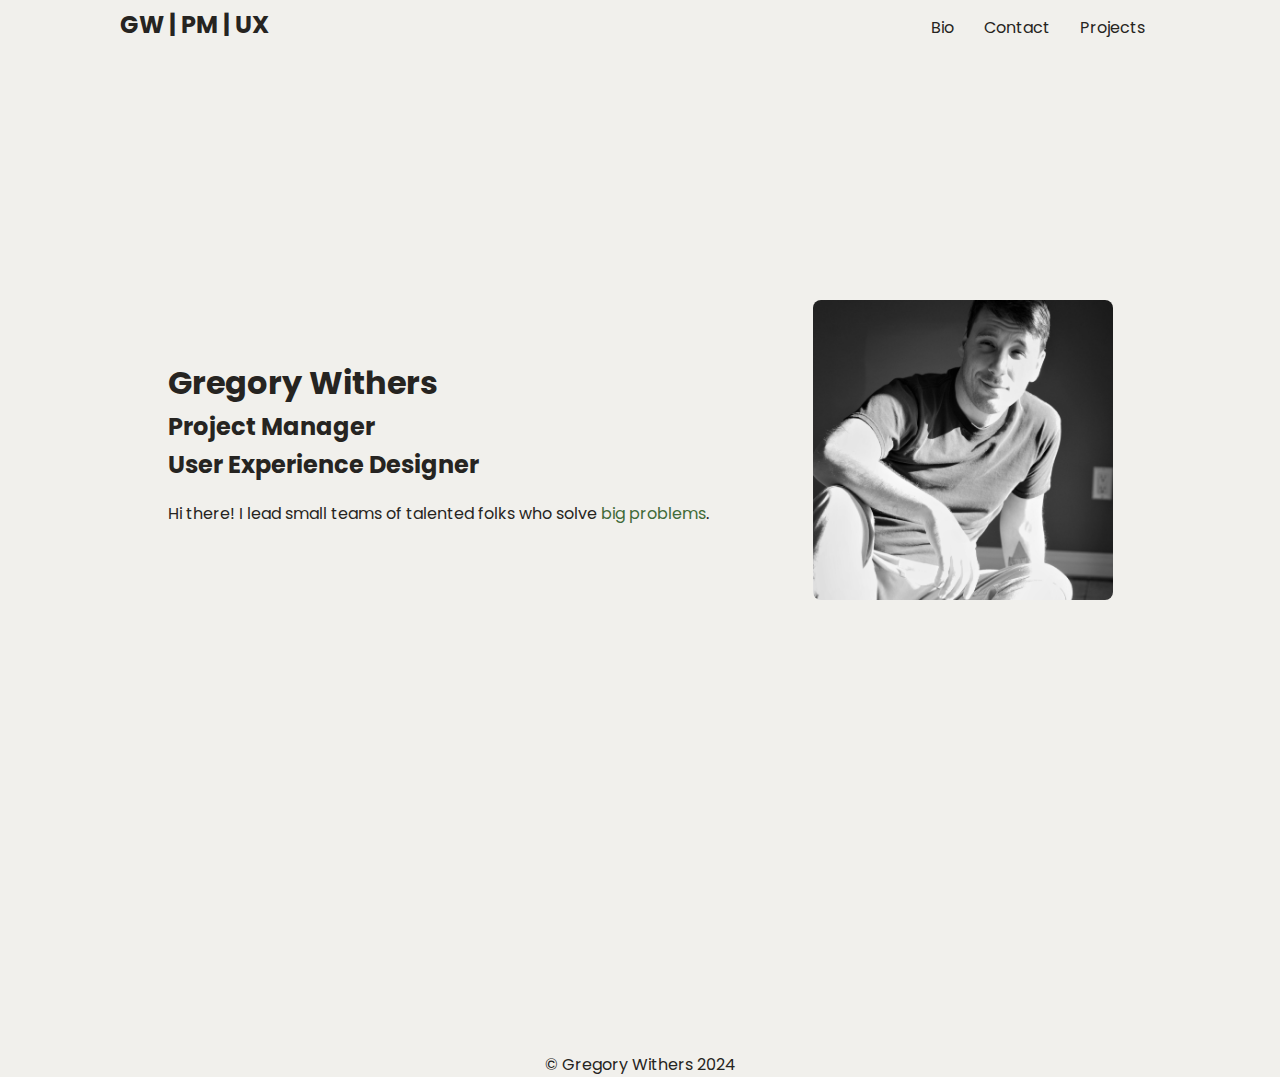
<file: index.html>
<!-- 
    Final Portfolio
    IAT 339 Project 03
    Gregory Withers 301382375
    13 April 2023
    Professor Peter Loo
    Assistant Kimia Aghaei

    References, Style Guide, and Github Repo links are in the footer.
    
    Validation Note:
    The background CSS function used to create an underline animation on in-text links reports as an error with W3C CSS Validation Service, however I found a post saying this is due to some sort of error in the validator itself due to the use of variables. It is slated to be updated. Please ignore that error message. All other errors have been rectified. 

    Please see this link for more details if needed: https://github.com/tailwindlabs/tailwindcss/issues/5349

    Site has also been tested on Firefox and Edge and functions as intended. 
-->

<!DOCTYPE html>
<html lang="en">
<head>
    <meta charset="UTF-8">
    <meta http-equiv="X-UA-Compatible" content="IE=edge">
    <meta name="viewport" content="width=device-width, initial-scale=1.0">

    <link rel="stylesheet" href="css/style.css">

    <title>Portfolio - GW | PM | UX</title>
</head>

<body>

    <!-- Wrapper for header/hero content -->
    <header class="showcase">

        <!-- Main container class -->
        <div class="container">
            <nav>
                <div class="logo">
                    <a href="index.html">GW | PM | UX</a></div>
                <ul>
                    <li><a href="bio.html">Bio</a></li>
                    <li><a href="contact.html">Contact</a></li>
                    <li><a href="references/Gregory Withers - PORTFOLIO PM & UXR - December 2024_compressed.pdf" target="_blank">Projects</a></li>
                </ul>
            </nav>

            <!-- STICKY HEADER HERE -->
            <div id="sticky-header">
                <div class="container">
                    <nav>
                        <div class="logo">
                            <a href="index.html">GW | PM | UX</a></div>
                        <ul>
                            <li><a href="bio.html">Bio</a></li>
                            <li><a href="contact.html">Contact</a></li>
                            <li><a href="references/Gregory Withers - PORTFOLIO PM & UXR - December 2024_compressed.pdf" target="_blank">Projects</a></li>
                        </ul>
                    </nav>
                </div>
            </div>

            <!-- Hero Content HERE -->
            <div class="showcase-content">
                <div class="hero">
                    <h1 class="myName">Gregory Withers</h1>
                    <h2 class="myRole"> Project Manager</h2>
                    <h2 class="myRole">User Experience Designer</h2>

                    <!-- Tagline, something short and catchy -->
                    <p class="my-1">
                        Hi there! I lead small teams of talented folks who solve <a href="references/Gregory Withers - PORTFOLIO PM & UXR - December 2024_compressed.pdf" target="_blank">big problems</a>. 
                    </p>
                </div>

                <!-- Profile picture here -->
                <img class="hero-image" src="img/greg/GW_self_portrait.jpg" alt="young man sitting on the floor in the sun, he is resting an arm on his knee in a relaxed way">

                <!-- Tracker div for page scroll thru the hero section -->
                <div id="pixel-to-watch"></div>

            </div>
        </div>
    </header>


     
    
    <!-- Footer Content Here -->
    <footer class="container footer">
        <div>
            &#169; Gregory Withers 2024
        </div>
    </footer>

<!-- JS HERE -->
<script src="js/observer.js"></script>
<script src="js/slideshow.js"></script>

</body>
</html>
</file>
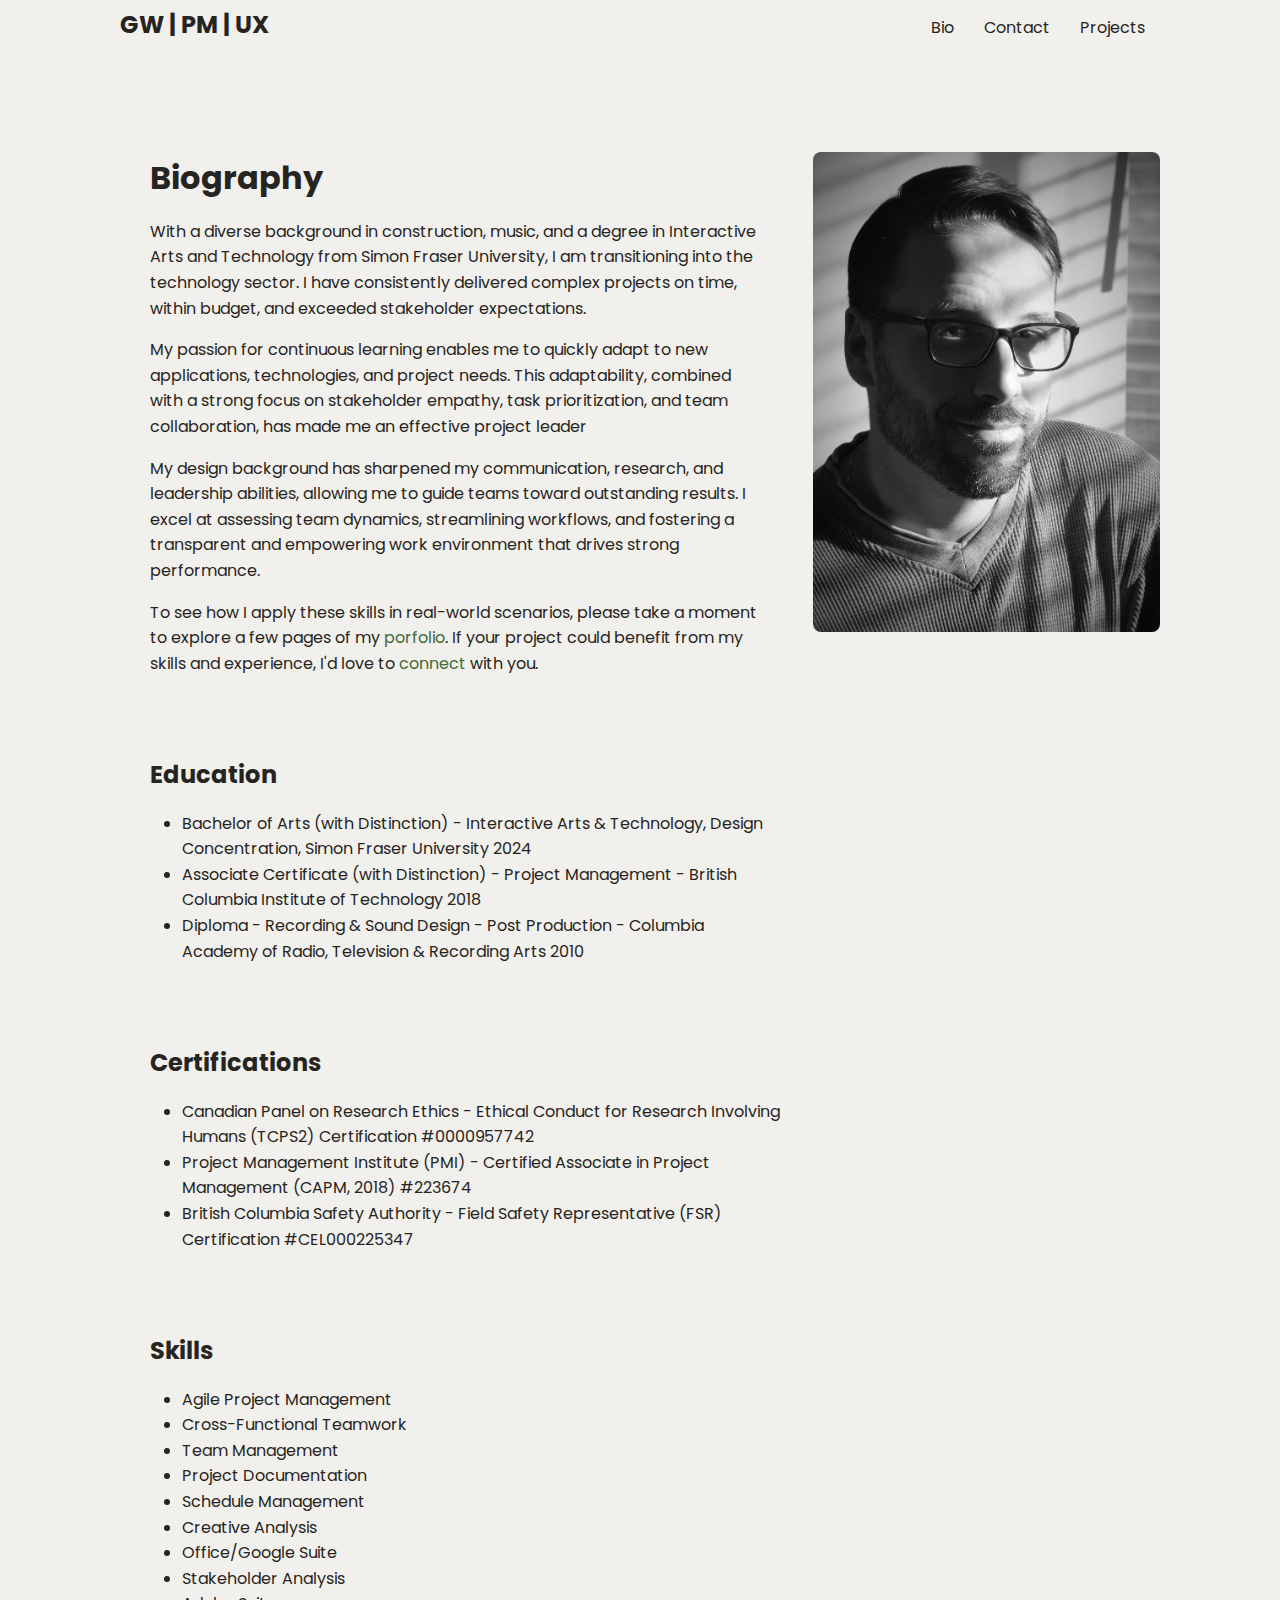
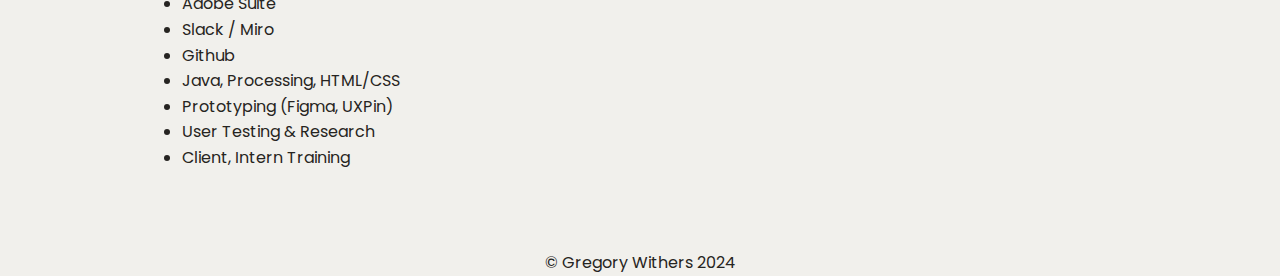
<file: bio.html>
<!DOCTYPE html>
<html lang="en">
<head>
    <meta charset="UTF-8">
    <meta http-equiv="X-UA-Compatible" content="IE=edge">
    <meta name="viewport" content="width=device-width, initial-scale=1.0">

    <link rel="stylesheet" href="css/style.css">

    <title>Bio - GW | PM | UX</title>
</head>
<body>

    <!-- Wrapper for header content -->
    <header class="showcase">

        <!-- Main container class -->
        <div class="container">
            <nav>
                <div class="logo">
                    <a href="index.html">GW | PM | UX</a></div>
                <ul>
                    <li><a href="bio.html">Bio</a></li>
                    <li><a href="contact.html">Contact</a></li>
                    <li><a href="references/Gregory Withers - PORTFOLIO PM & UXR - December 2024_compressed.pdf" target="_blank">Projects</a></li>
                </ul>
            </nav>
        </div>

        <!-- STICKY HEADER HERE -->
        <div id="sticky-header">
            <div class="container">
                <nav>
                    <div class="logo">
                        <a href="index.html">GW | PM | UX</a></div>
                    <ul>
                        <li><a href="bio.html">Bio</a></li>
                        <li><a href="contact.html">Contact</a></li>
                        <li><a href="references/Gregory Withers - PORTFOLIO PM & UXR - December 2024_compressed.pdf" target="_blank">Projects</a></li>
                    </ul>
                </nav>
            </div>
        </div>
    </header>
    
<!-- Tracker div for page scroll -->
<div id="pixel-to-watch"></div>

    <!-- Main Content begins here -->
    <div class="container bio-grid">

        <!-- Left side of the page -->
        <div class="left-column">
            <div class="container">

                <div class="bio-box">
                <h1>Biography</h1>

                <p class="my-1">
                    With a diverse background in construction, music, and a degree in Interactive Arts
                    and Technology from Simon Fraser University, I am transitioning into the technology
                    sector. I have consistently delivered complex projects on time, within budget, and
                    exceeded stakeholder expectations.                                    
                </p>

                <p class="my-1">
                    My passion for continuous learning enables me to quickly adapt to new
                    applications, technologies, and project needs. This adaptability, combined with a
                    strong focus on stakeholder empathy, task prioritization, and team collaboration,
                    has made me an effective project leader                
                </p>

                <p class="my-1">
                    My design background has sharpened my communication, research, and
                    leadership abilities, allowing me to guide teams toward outstanding results. I excel
                    at assessing team dynamics, streamlining workflows, and fostering a transparent
                    and empowering work environment that drives strong performance.                                    
                </p>

                <p class="my-1">
                    To see how I apply these skills in real-world scenarios, please take a moment to
                    explore a few pages of my <a href="references/Gregory Withers - PORTFOLIO PM & UXR - December 2024_compressed.pdf" target="_blank">porfolio</a>. If your project could benefit from my skills and
                    experience, I'd love to <a href="contact.html">connect</a> with you.
                </p>
            </div>
        </div>

            <div class="container">
                <div class="bio-box">
                    <h2>Education</h2>

                    <div class="my-1">
                        <ul>
                            <li>Bachelor of Arts (with Distinction) - Interactive Arts & Technology, Design Concentration, Simon Fraser University 2024</li>
                            <li>Associate Certificate (with Distinction) - Project Management - British Columbia Institute of Technology 2018</li>
                            <li>Diploma - Recording & Sound Design - Post Production - Columbia Academy of Radio, Television & Recording Arts 2010</li>
                        </ul>
                    </div>
                </div>
            </div>

            <div class="container">
                <div class="bio-box">
                    <h2>Certifications</h2>

                        <div class="my-1">
                            <ul>
                                <li>Canadian Panel on Research Ethics - Ethical Conduct for Research Involving Humans (TCPS2) Certification #0000957742</li>
                                <li>Project Management Institute (PMI) - Certified Associate in Project Management (CAPM, 2018) #223674</li>
                                <li>British Columbia Safety Authority - Field Safety Representative (FSR) Certification #CEL000225347</li>
                            </ul>
                    </div>
                </div>
            </div>

            <!-- Skills, make sure to describe both hard and soft skills -->
            <div class="container">
                <div class="bio-box">
                <h2>Skills</h2>

                <div class="my-1">
                    <ul>
                        <li>Agile Project Management</li>
                        <li>Cross-Functional Teamwork</li>
                        <li>Team Management</li>
                        <li>Project Documentation</li>
                        <li>Schedule Management</li>
                        <li>Creative Analysis</li>
                        <li>Office/Google Suite</li>
                        <li>Stakeholder Analysis</li>
                        <li>Adobe Suite</li>
                        <li>Slack / Miro</li>
                        <li>Github</li>
                        <li>Java, Processing, HTML/CSS</li>
                        <li>Prototyping (Figma, UXPin)</li>
                        <li>User Testing & Research</li>
                        <li>Client, Intern Training</li>
                    </ul> 
                </div>
            </div>
        </div>
    </div>

        <!-- Right side of the page -->
        <div class="right-column">

            <img class="hero-image" src="img/greg/GW_close_portrait.jpg" alt="a closeup black and white image of Gregory, he is bearded and wearing rectangular glasses">

        </div>
    </div>

    <!-- Footer Content Here -->
    <footer class="container footer">
        <div>
            &#169; Gregory Withers 2024
        </div>
    </footer>

<!-- JS HERE -->
<script src="js/observer.js"></script>

</body>
</html>
</file>
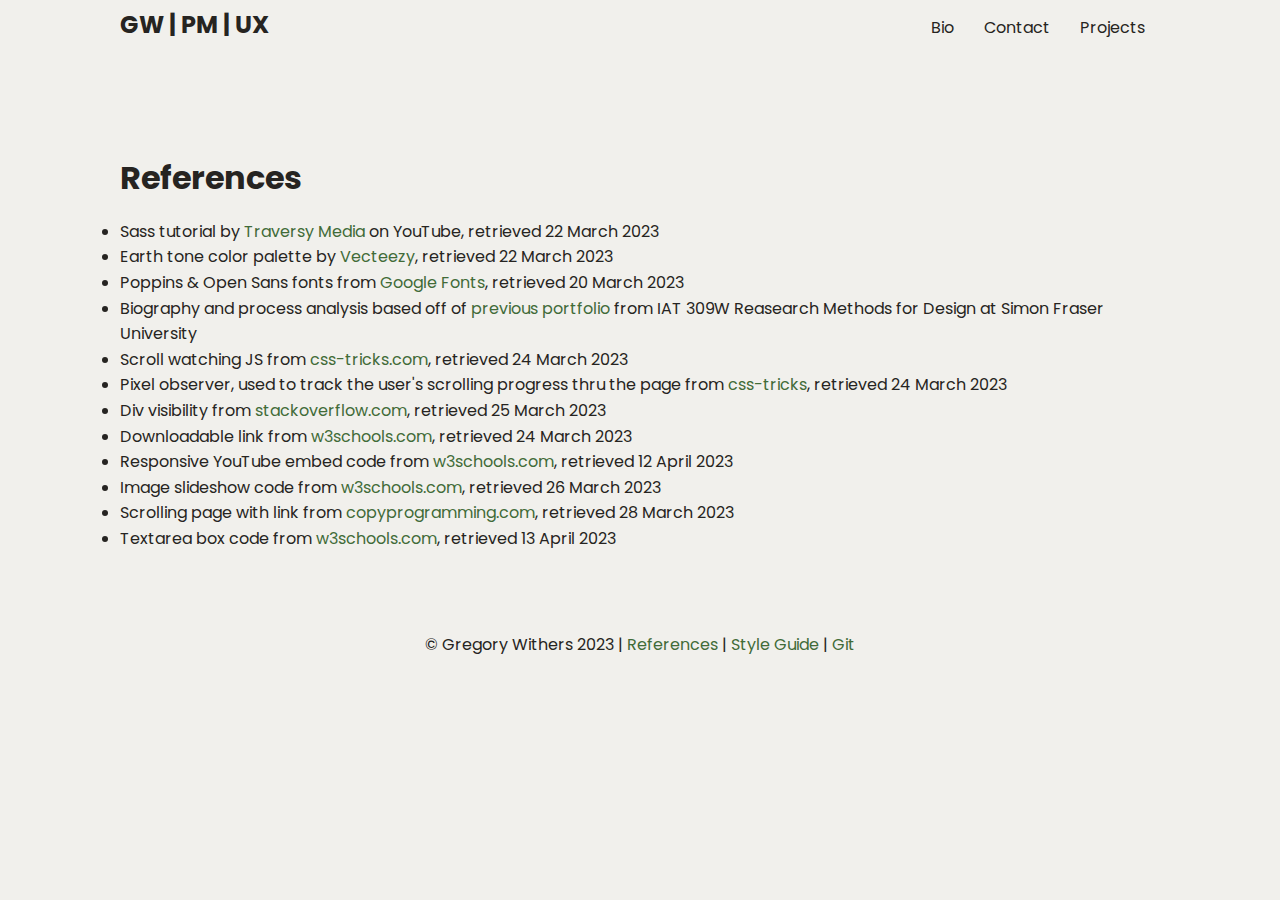
<file: citations.html>
<!DOCTYPE html>
<html lang="en">
<head>
    <meta charset="UTF-8">
    <meta http-equiv="X-UA-Compatible" content="IE=edge">
    <meta name="viewport" content="width=device-width, initial-scale=1.0">

    <link rel="stylesheet" href="/css/style.css">

    <title>Portfolio - GW | PM | UX</title>
</head>

<body>

    <!-- Wrapper for header/hero content -->
    <header class="showcase">

        <!-- Main container class -->
        <div class="container">
            <nav>
                <h1 class="logo">
                    <a href="index.html">GW | PM | UX</a></h1>
                <ul>
                    <li><a href="bio.html">Bio</a></li>
                    <li><a href="contact.html">Contact</a></li>
                    <li><a href="index.html#projects">Projects</a></li>
                </ul>
            </nav>

        <!-- STICKY HEADER HERE -->
        <div id="sticky-header">
            <div class="container">
                <nav>
                    <h1 class="logo">
                        <a href="index.html">GW | PM | UX</a></h1>
                    <ul>
                        <li><a href="bio.html">Bio</a></li>
                        <li><a href="contact.html">Contact</a></li>
                        <li><a href="index.html#projects">Projects</a></li>
                    </ul>
                </nav>
            </div>
        </div>
                <!-- Tracker div for page scroll thru the hero section -->
                <div id="pixel-to-watch"></div>
            
        </div>
    </header>

        <!-- References start here -->
        <div class="container references">
            <h1>References</h1>

            <p class="my-1">
                <ul>
                    <li>Sass tutorial by <a href="https://www.youtube.com/watch?v=nu5mdN2JIwM&ab_channel=TraversyMedia">Traversy Media</a> on YouTube, retrieved 22 March 2023</li>

                    <li>Earth tone color palette by <a href="https://www.vecteezy.com/vector-art/[base64]">Vecteezy</a>, retrieved 22 March 2023</li>

                    <li>Poppins & Open Sans fonts from <a href="https://fonts.google.com/">Google Fonts</a>, retrieved 20 March 2023</li>

                    <li>Biography and process analysis based off of <a href="references/IAT309W Portfolio V4.pdf"> previous portfolio</a> from IAT 309W Reasearch Methods for Design at Simon Fraser University</li>

                    <li>Scroll watching JS from <a href="https://css-tricks.com/using-intersectionobserver-to-check-if-page-scrolled-past-certain-point/">css-tricks.com</a>, retrieved 24 March 2023</li>

                    <li>Pixel observer, used to track the user's scrolling progress thru the page from <a href="https://css-tricks.com/using-intersectionobserver-to-check-if-page-scrolled-past-certain-point/">css-tricks</a>, retrieved 24 March 2023</li>

                    <li>Div visibility from <a href="https://stackoverflow.com/questions/9456289/how-to-make-a-div-visible-and-invisible-with-javascript#:~:text=To%20show%2Fhide%2C%20you%20can,which%20have%20slightly%20different%20effects%3A&text=It%20will%20automatically%20use%20the,selector%20such%20as%20%23id%20or%20">stackoverflow.com</a>, retrieved 25 March 2023</li>

                    <li>Downloadable link from <a href="https://www.w3schools.com/howto/howto_html_download_link.asp">w3schools.com</a>, retrieved 24 March 2023</li>

                    <li>Responsive YouTube embed code from <a href="https://www.w3schools.com/html/html_youtube.asp">w3schools.com</a>, retrieved 12 April 2023</li>

                    <li>Image slideshow code from <a href="https://www.w3schools.com/howto/howto_js_slideshow.asp">w3schools.com</a>, retrieved 26 March 2023</li>

                    <li>Scrolling page with link from <a href="https://copyprogramming.com/howto/make-anchor-link-go-some-pixels-above-where-it-s-linked-to">copyprogramming.com</a>, retrieved 28 March 2023</li>

                    <li>Textarea box code from <a href="https://www.w3schools.com/css/css_form.asp">w3schools.com</a>, retrieved 13 April 2023 </li>

                </ul>
            </p>

            
        </div>

        

       
  

    <!-- Footer Content Here -->
    <!-- Footer Content Here -->
    <footer class="container footer">
        <div>
            &#169; Gregory Withers 2023 | <a href="citations.html">References</a> | <a href="styleguide.html">Style Guide</a> | <a href="https://github.com/electricBeard/portfolio">Git</a>
        </div>
    </footer>

<!-- JS HERE -->
<script src="/js/observer.js"></script>
<script src="/js/slideshow.js"></script>



</body>
</html>
</file>
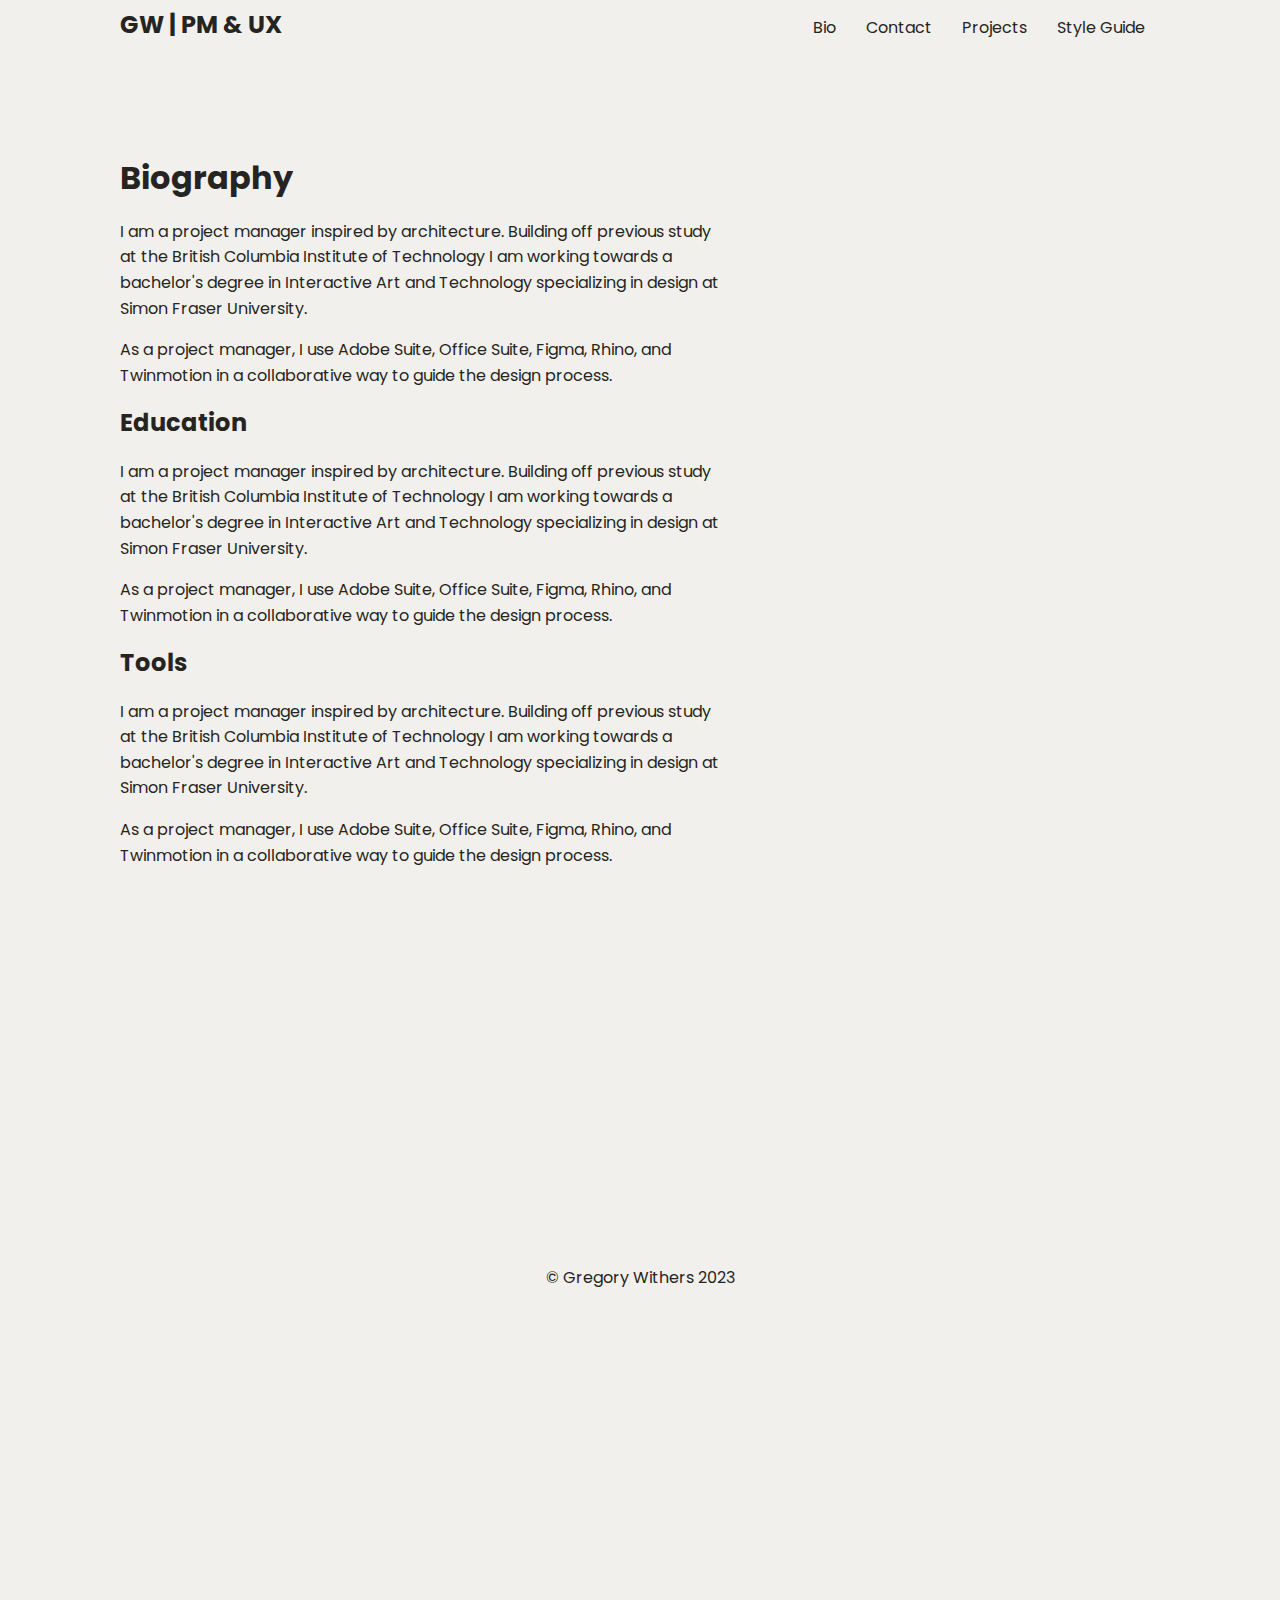
<file: info.html>
<!DOCTYPE html>
<html lang="en">
<head>
    <meta charset="UTF-8">
    <meta http-equiv="X-UA-Compatible" content="IE=edge">
    <meta name="viewport" content="width=device-width, initial-scale=1.0">

    <link rel="stylesheet" href="/css/style.css">

    <title>Info - GW | PM & UX</title>
</head>
<body>

    <!-- Wrapper for header content -->
    <header class="showcase">

        <!-- Main container class -->
        <div class="container">
            <nav>
                <h1 class="logo">
                    <a href="index.html">GW | PM & UX</a></h1>
                <ul>
                    <li><a href="info.html">Bio</a></li>
                    <li><a href="contact.html">Contact</a></li>
                    <li><a href="index.html">Projects</a></li>
                    <li><a href="styleguide.html">Style Guide</a></li>
                </ul>
            </nav>
        </div>

        <!-- STICKY HEADER HERE -->
        <div id="sticky-header">
            <div class="container">
                <nav>
                    <h1 class="logo">
                        <a href="index.html">GW | PM & UX</a></h1>
                    <ul>
                        <li><a href="info.html">Bio</a></li>
                        <li><a href="contact.html">Contact</a></li>
                        <li><a href="index.html">Projects</a></li>
                        <li><a href="styleguide.html">Style Guide</a></li>
                    </ul>
                </nav>
            </div>
        </div>
    </header>
    
<!-- Tracker div for page scroll -->
<div id="pixel-to-watch"></div>

    <!-- Main Content begins here -->

    <div class="container">
        <h1>Biography</h1>
        <p class="my-1">
            I am a project manager inspired by architecture. Building off previous study at the British Columbia Institute of Technology I am working towards a bachelor's degree in Interactive Art and Technology specializing in design at Simon Fraser University.
        </p>

        <p class="my-1">
            As a project manager, I use Adobe Suite, Office Suite, Figma, Rhino, and Twinmotion in a collaborative way to guide the design process. 
        </p>
    </div>

    <div class="container">
        <h2>Education</h2>
        <p class="my-1">
            I am a project manager inspired by architecture. Building off previous study at the British Columbia Institute of Technology I am working towards a bachelor's degree in Interactive Art and Technology specializing in design at Simon Fraser University.
        </p>

        <p class="my-1">
            As a project manager, I use Adobe Suite, Office Suite, Figma, Rhino, and Twinmotion in a collaborative way to guide the design process. 
        </p>
    </div>

    <div class="container">
        <h2>Tools</h2>
        <p class="my-1">
            I am a project manager inspired by architecture. Building off previous study at the British Columbia Institute of Technology I am working towards a bachelor's degree in Interactive Art and Technology specializing in design at Simon Fraser University.
        </p>

        <p class="my-1">
            As a project manager, I use Adobe Suite, Office Suite, Figma, Rhino, and Twinmotion in a collaborative way to guide the design process. 
        </p>
    </div>

    <footer class="showcase">
        <div class="showcase-content">
            &#169; Gregory Withers 2023
        </div>
    </footer>

<!-- JS HERE -->
<script src="/js/observer.js"></script>

</body>
</html>
</file>
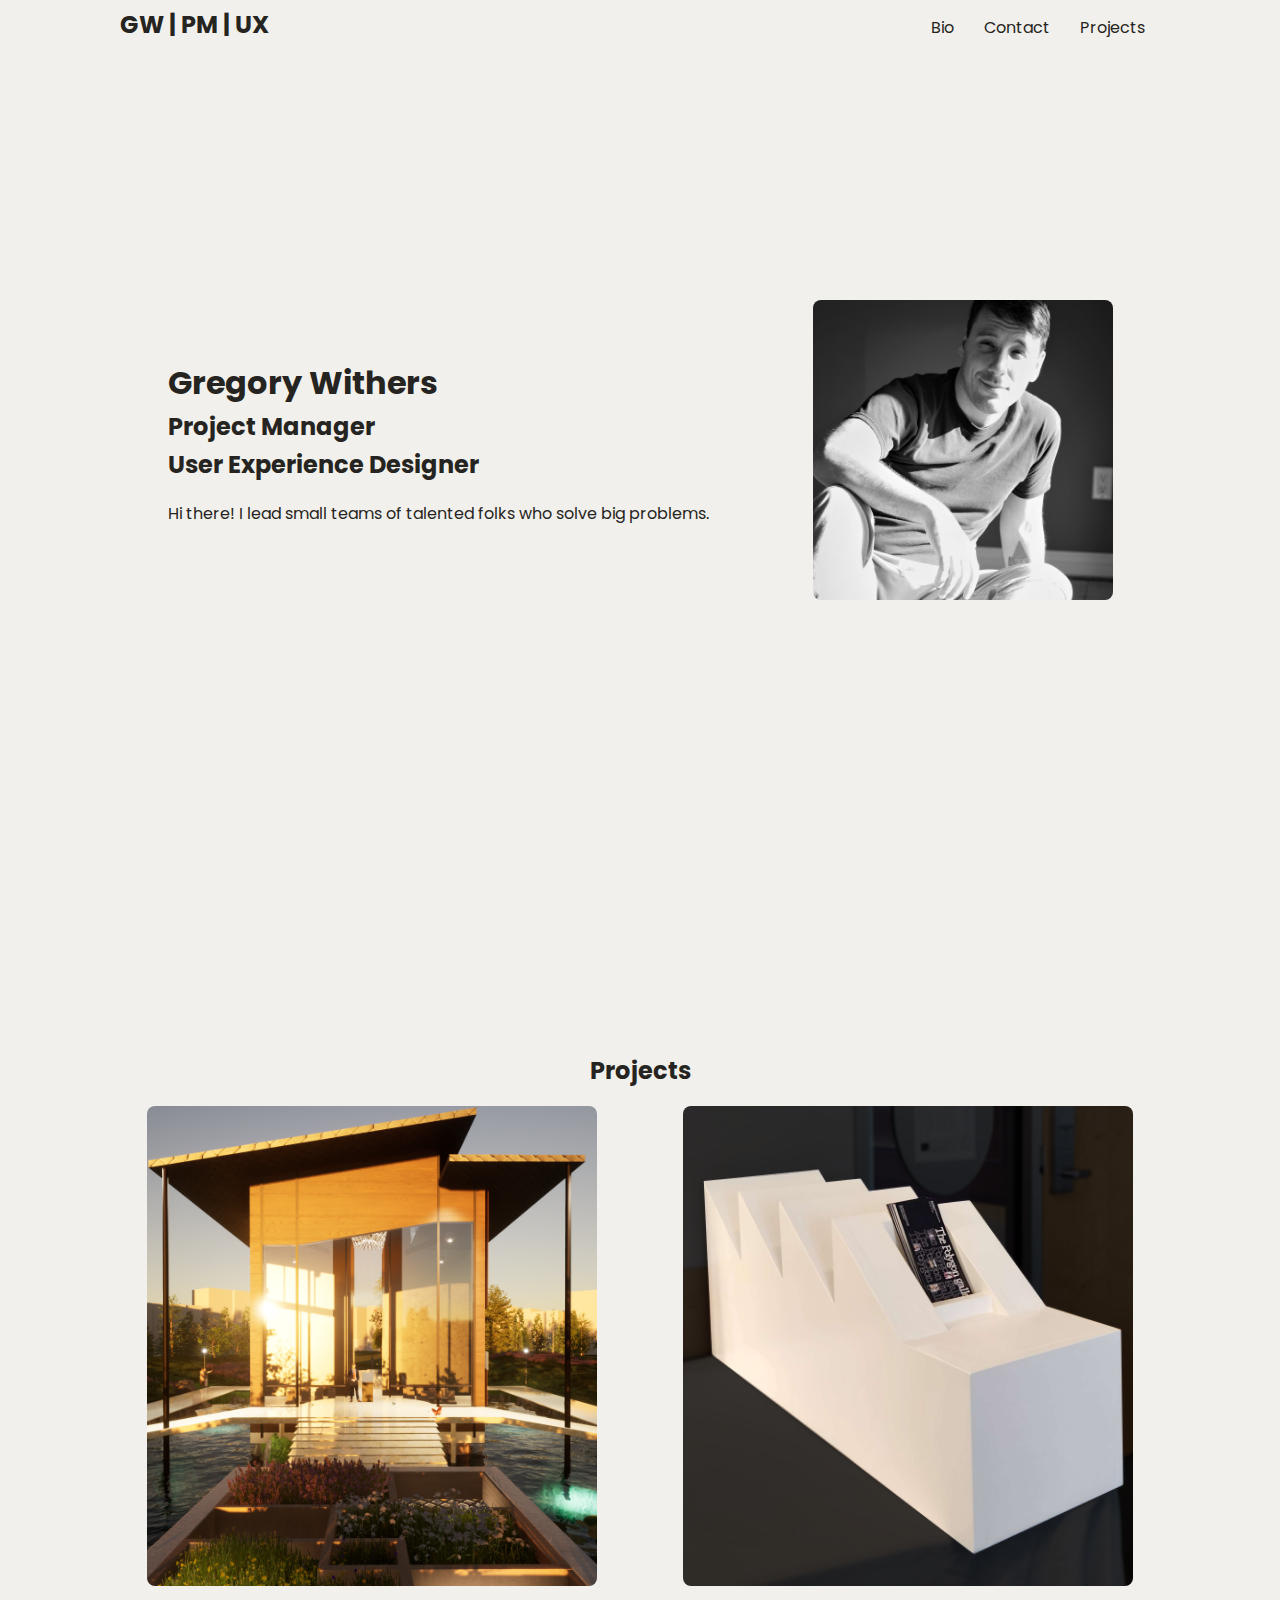
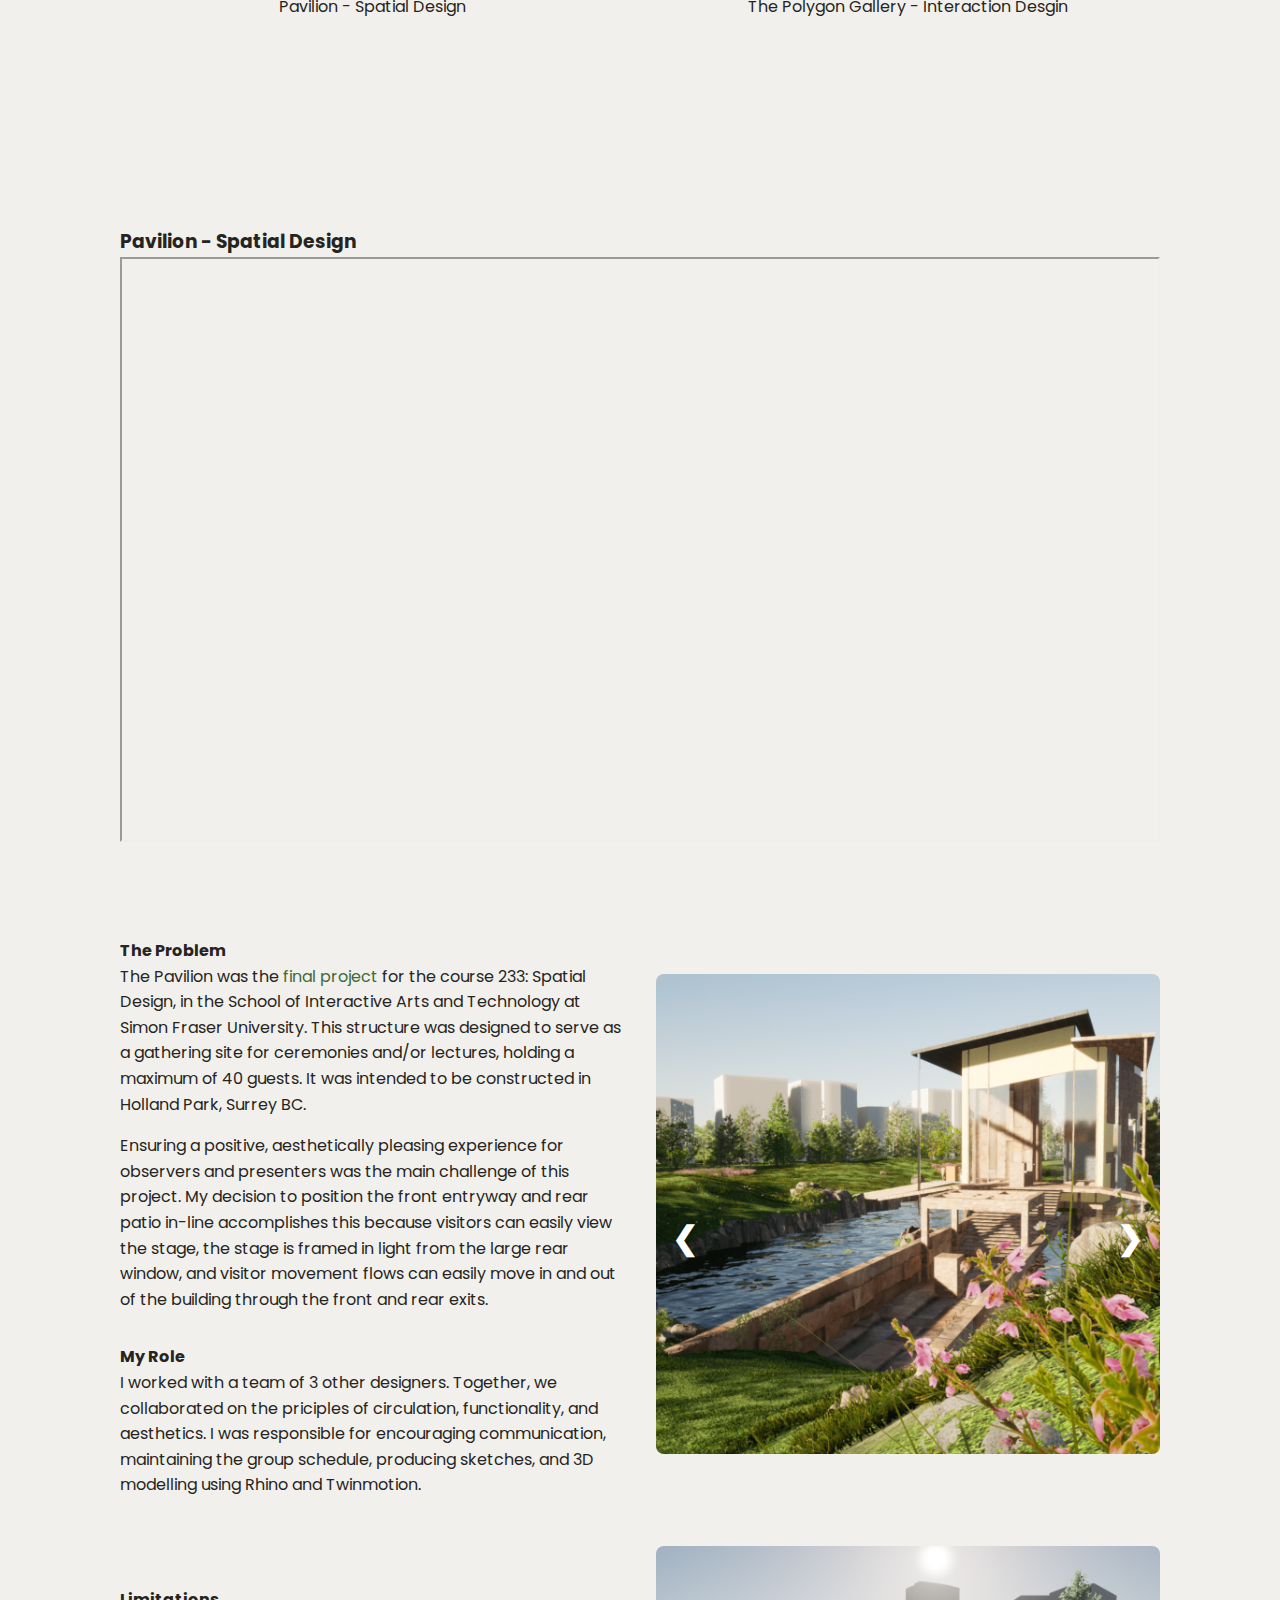
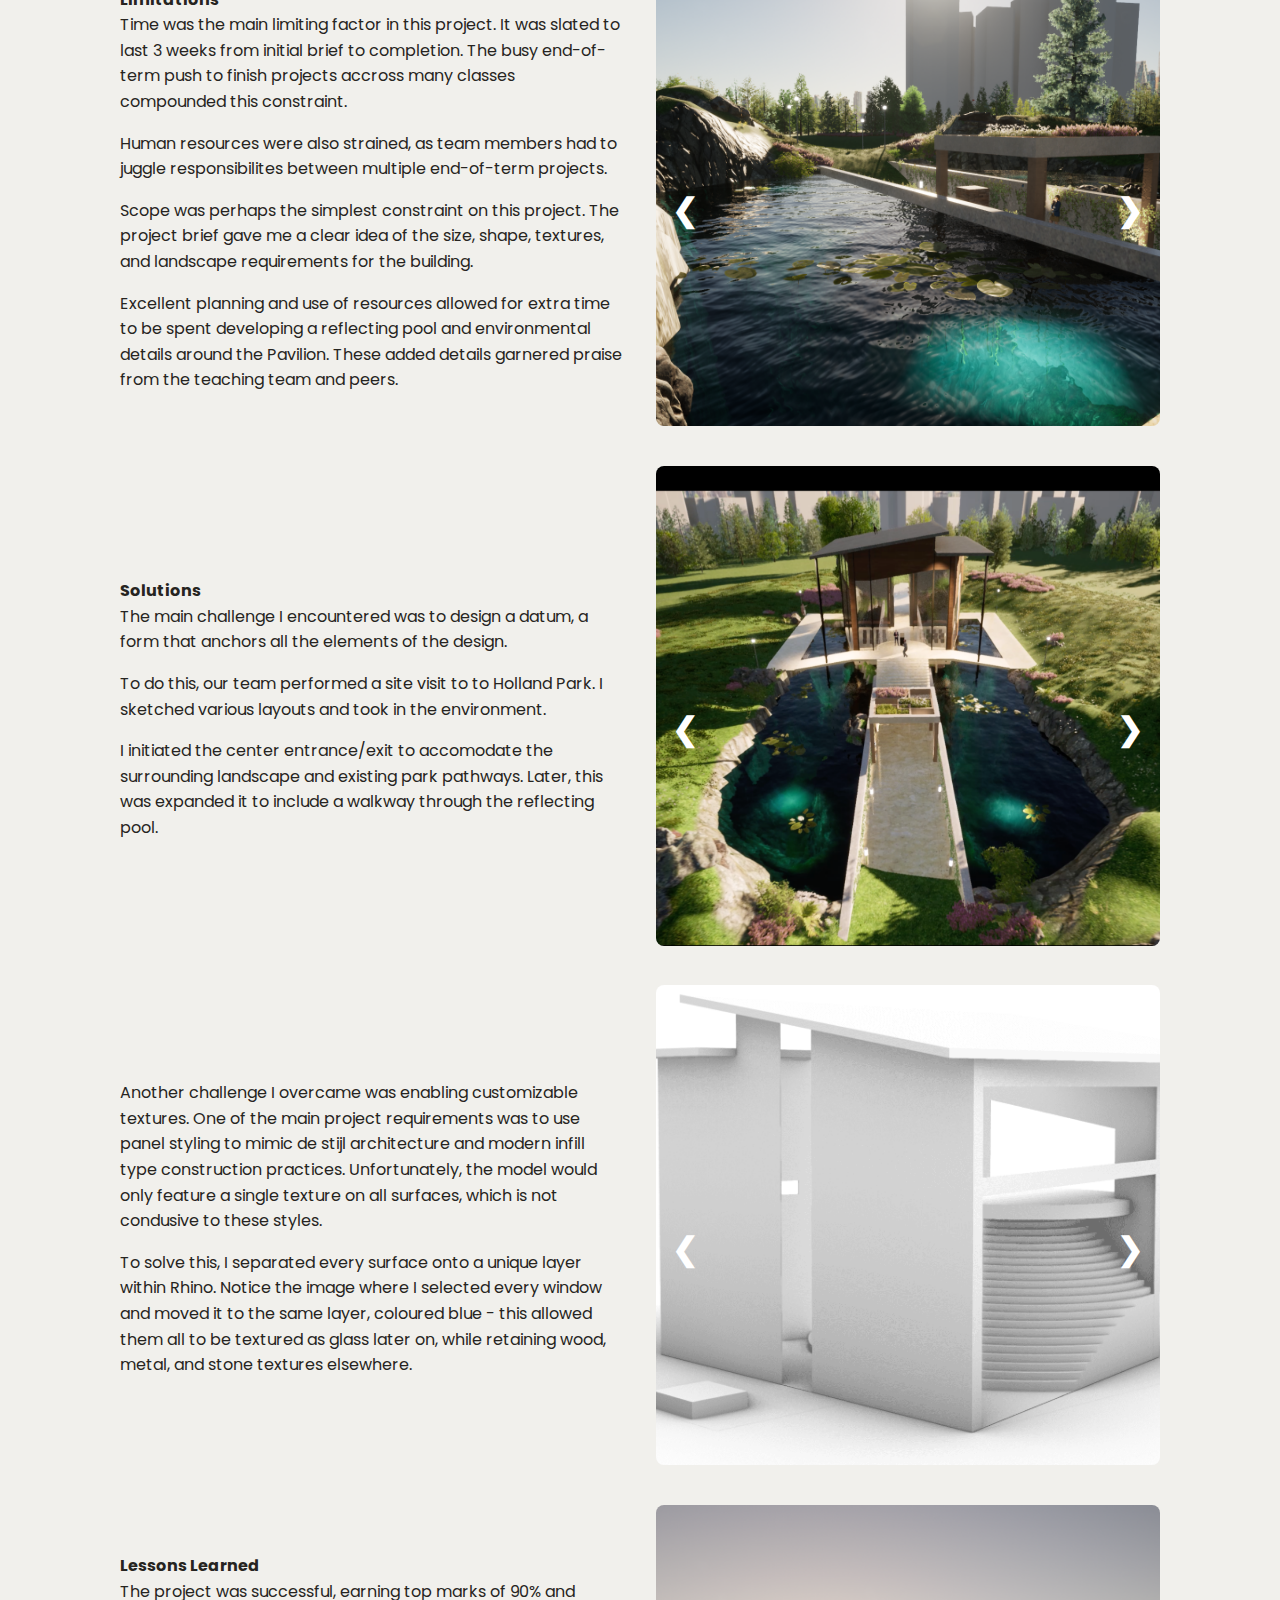
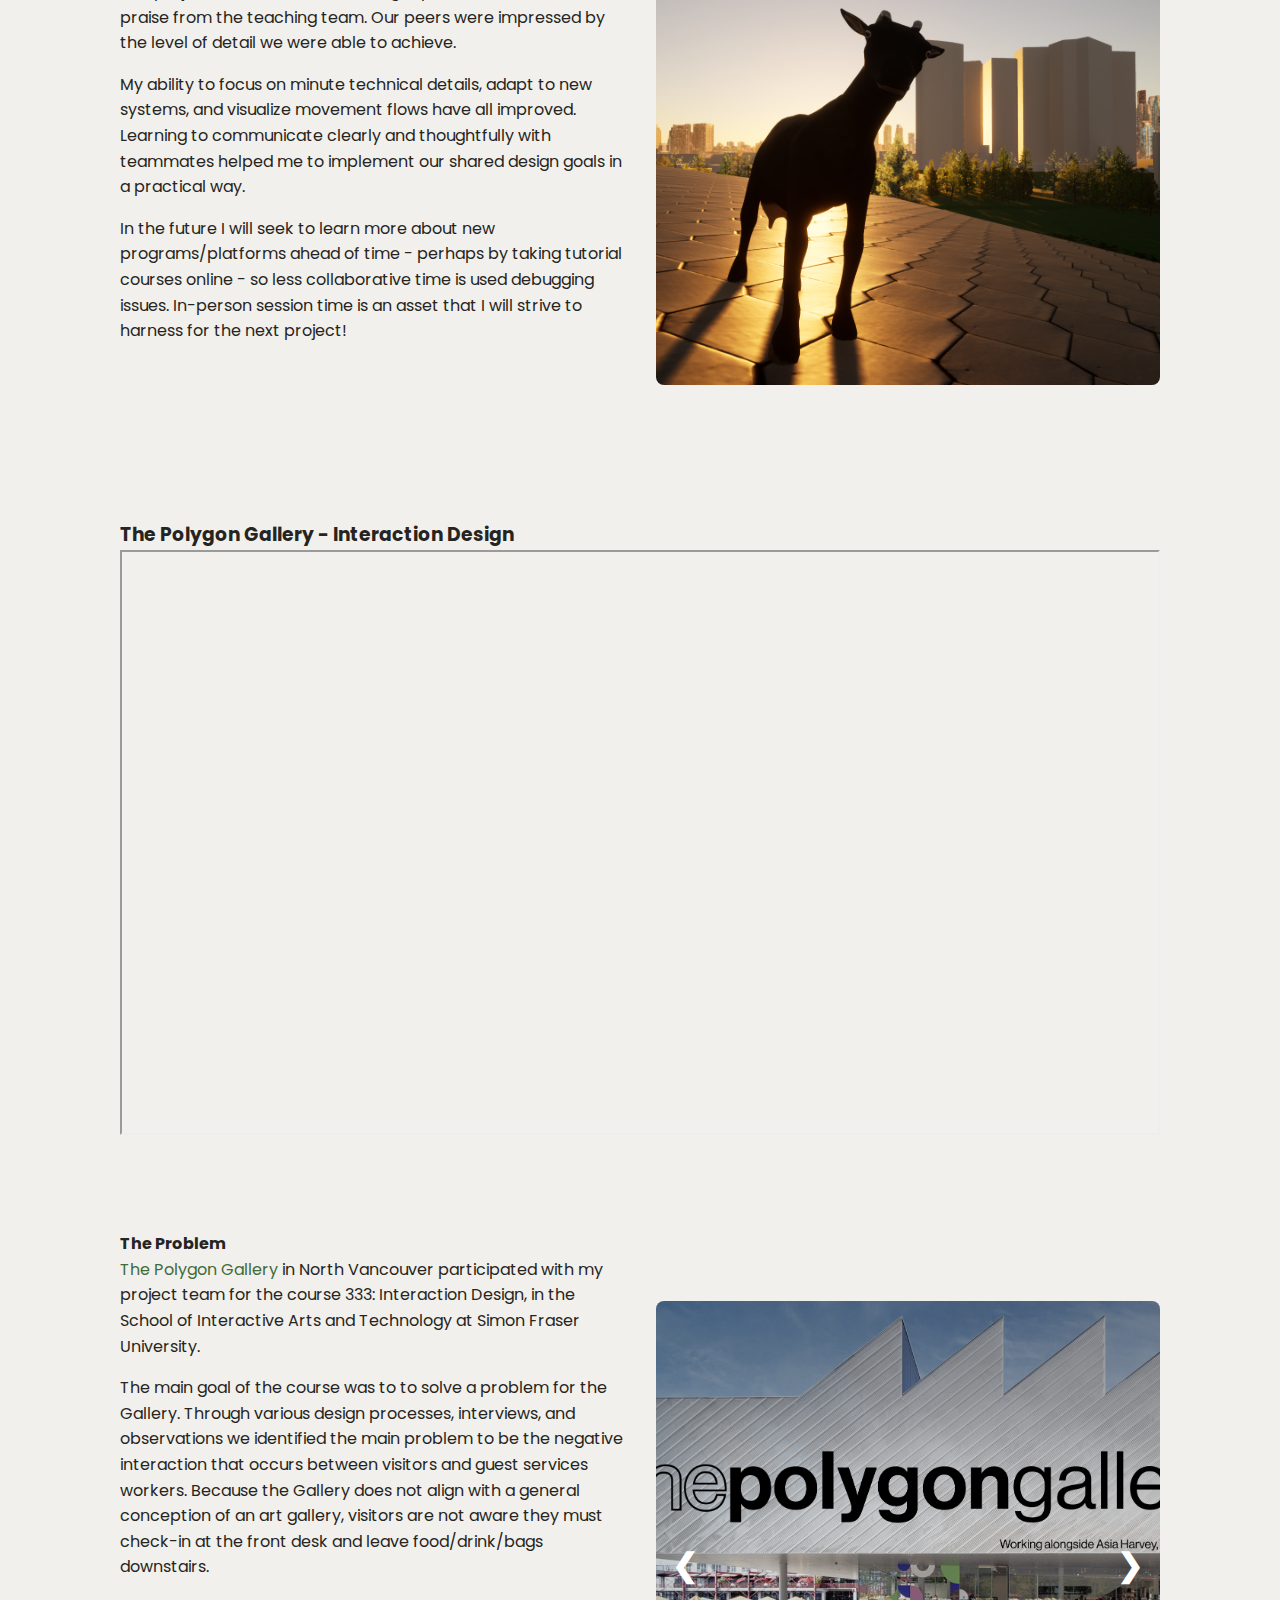
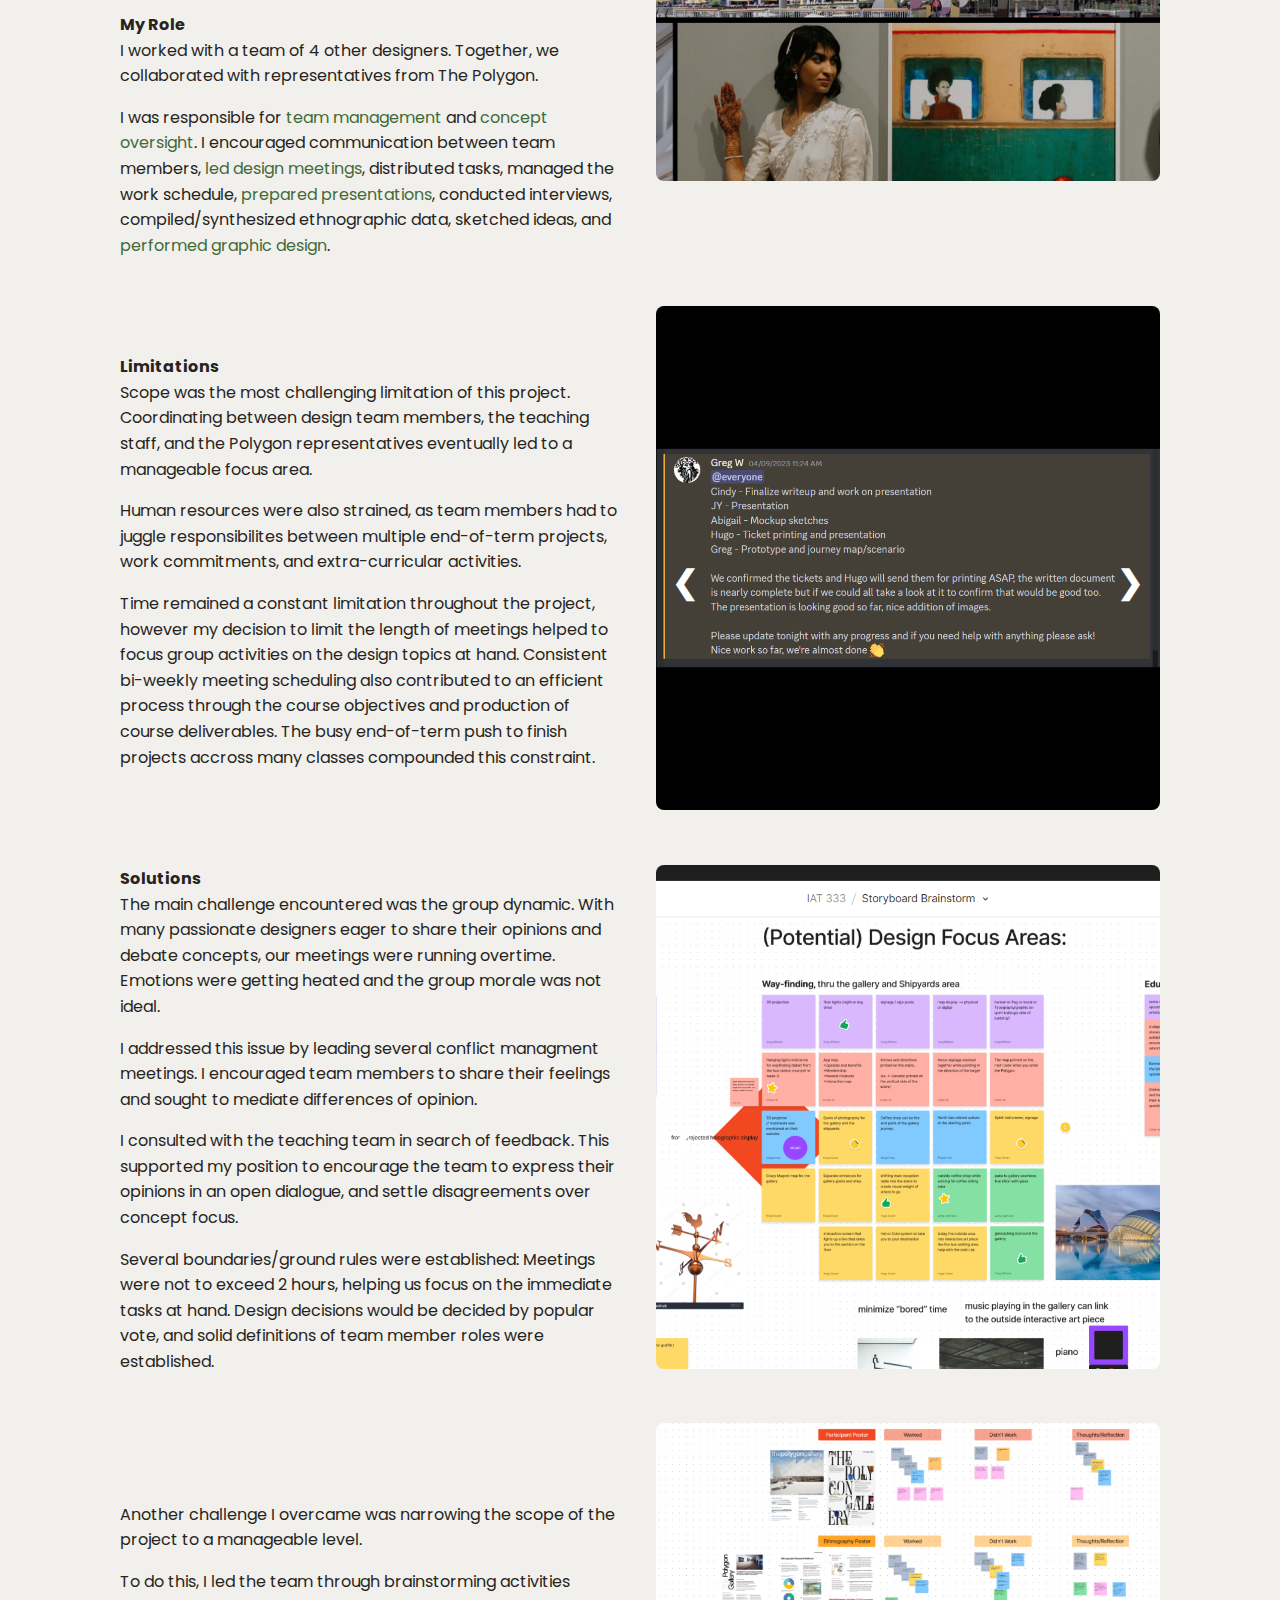
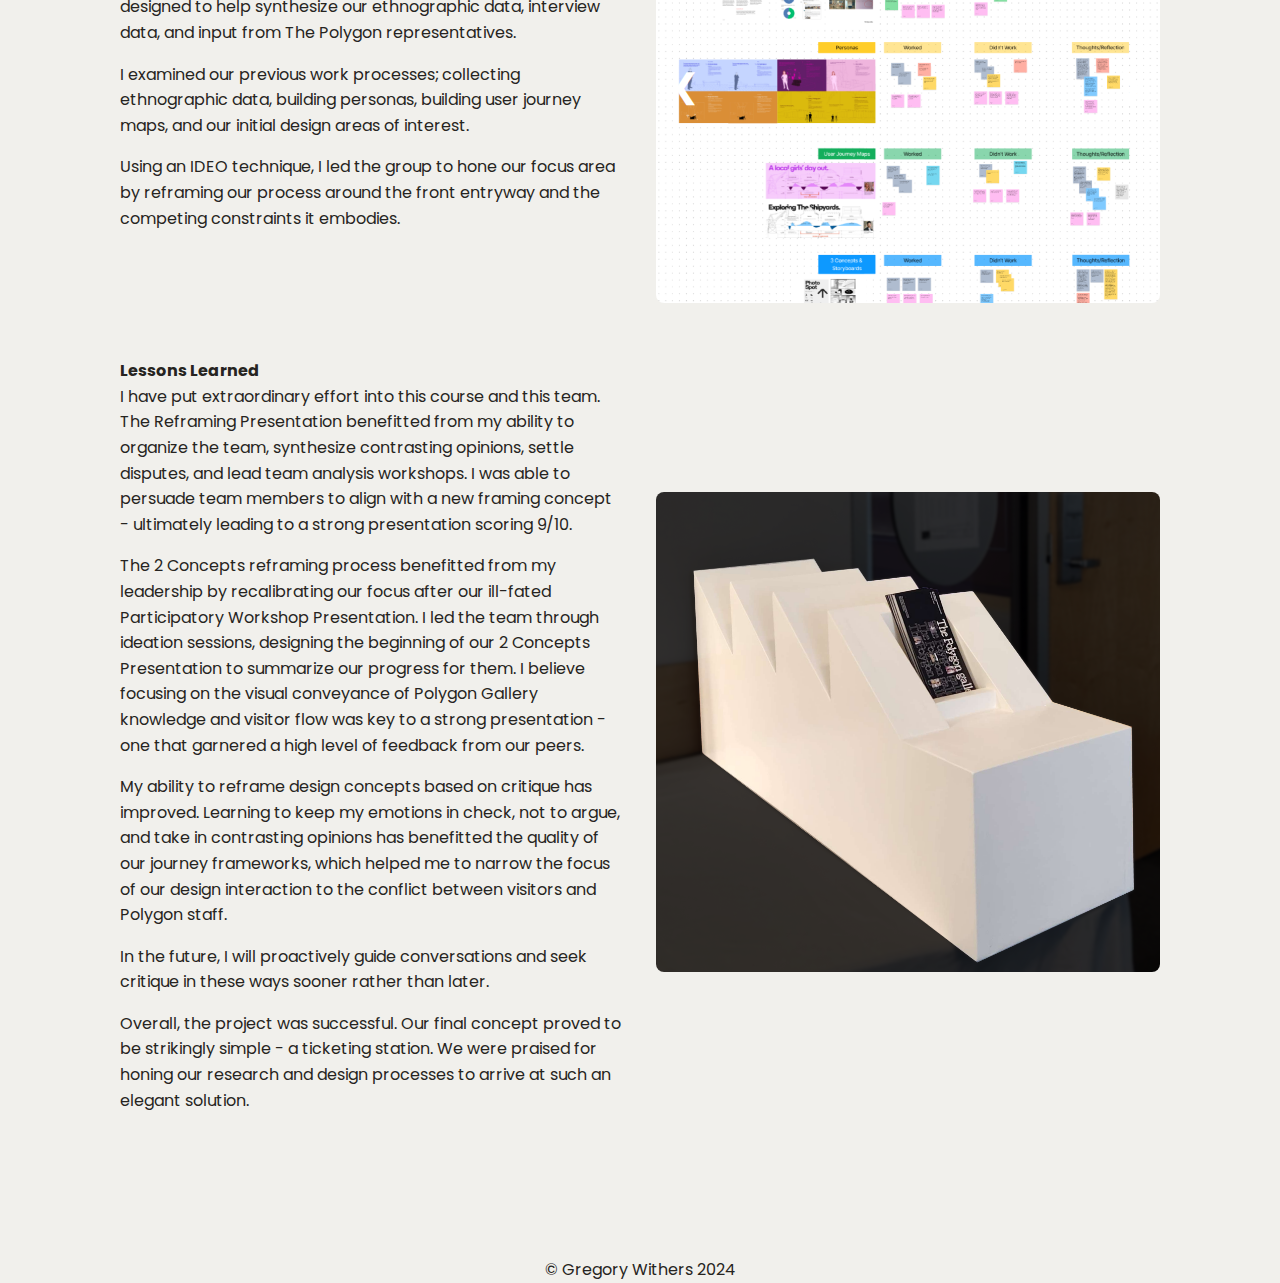
<file: outofdate_index.html>
<!-- 
    Final Portfolio
    IAT 339 Project 03
    Gregory Withers 301382375
    13 April 2023
    Professor Peter Loo
    Assistant Kimia Aghaei

    References, Style Guide, and Github Repo links are in the footer.
    
    Validation Note:
    The background CSS function used to create an underline animation on in-text links reports as an error with W3C CSS Validation Service, however I found a post saying this is due to some sort of error in the validator itself due to the use of variables. It is slated to be updated. Please ignore that error message. All other errors have been rectified. 

    Please see this link for more details if needed: https://github.com/tailwindlabs/tailwindcss/issues/5349

    Site has also been tested on Firefox and Edge and functions as intended. 
-->

<!DOCTYPE html>
<html lang="en">
<head>
    <meta charset="UTF-8">
    <meta http-equiv="X-UA-Compatible" content="IE=edge">
    <meta name="viewport" content="width=device-width, initial-scale=1.0">

    <link rel="stylesheet" href="css/style.css">

    <title>Portfolio - GW | PM | UX</title>
</head>

<body>

    <!-- Wrapper for header/hero content -->
    <header class="showcase">

        <!-- Main container class -->
        <div class="container">
            <nav>
                <div class="logo">
                    <a href="index.html">GW | PM | UX</a></div>
                <ul>
                    <li><a href="bio.html">Bio</a></li>
                    <li><a href="contact.html">Contact</a></li>
                    <li><a href="references/Gregory Withers - PORTFOLIO PM & UX - September 2024-compressed.pdf" target="_blank">Projects</a></li>
                </ul>
            </nav>

            <!-- STICKY HEADER HERE -->
            <div id="sticky-header">
                <div class="container">
                    <nav>
                        <div class="logo">
                            <a href="index.html">GW | PM | UX</a></div>
                        <ul>
                            <li><a href="bio.html">Bio</a></li>
                            <li><a href="contact.html">Contact</a></li>
                            <li><a href="references/Gregory Withers - PORTFOLIO PM & UX - September 2024-compressed.pdf" target="_blank">Projects</a></li>
                        </ul>
                    </nav>
                </div>
            </div>

            <!-- Hero Content HERE -->
            <div class="showcase-content">
                <div class="hero">
                    <h1 class="myName">Gregory Withers</h1>
                    <h2 class="myRole"> Project Manager</h2>
                    <h2 class="myRole">User Experience Designer</h2>

                    <!-- Tagline, something short and catchy -->
                    <p class="my-1">
                        Hi there! I lead small teams of talented folks who solve big problems. 
                    </p>

                    <!-- Quick action buttons here -->
                    <!-- <div class="btn-stack">
                        <a href="contact.html" class="btn-secondary">Contact</a>
                        <a href="#projects" class="btn-secondary">Projects</a>
                        <a href="references/Gregory Withers - PORTFOLIO PM & UX - September 2024-compressed.pdf" download class="btn-secondary">Resume</a>
                    </div> -->
                </div>

                <!-- Profile picture here -->
                <img class="hero-image" src="img/greg/GW_self_portrait.jpg" alt="young man sitting on the floor in the sun, he is resting an arm on his knee in a relaxed way">

                <!-- Tracker div for page scroll thru the hero section -->
                <div id="pixel-to-watch"></div>

            </div>
        </div>
    </header>

    <!-- The stuff below this is now outdated, link to Sept 24' portfolio link -->
     
    
        <!-- Main project links here -->
        <div class="container projects" id="projects">
            <h2 class="project-title">Projects</h2>

            <!-- thumbnail container -->
            <div class="project-grid">

                <!-- Project 1 -->
                <div class="column">
                    <a class="thumb-link" href="#project1">
                        <img class="thumb" src="img/pavilion/pavilion_final_rear_window.png" alt="rendering of a modern pavilion building at sunset. It has large windows, a slanted roof, a rooftop garden, and water features">
                    </a>
                    Pavilion - Spatial Design
                </div>

                <!-- Project 2 -->
                <div class="column">
                    <a class="thumb-link" href="#project2">
                        <img class="thumb" src="img/polygon/cropped/polygon_final_ticket_station.png" alt="poster showcasing some of the exhibits at The Polygon Gallery in North Vancouver, the building architecture is modern and stylish">
                    </a>
                    The Polygon Gallery - Interaction Desgin
                </div>
            </div>
        </div>

        <!-- xxxxxxxxxxxxxxxx Project 1 Flow here xxxxxxxxxxxxxxxx -->
        <div class="container" id="project1">

            <div class="project-flow">
                <h3>Pavilion - Spatial Design</h3>
                
                <div class="video-box">
                    <iframe src="https://www.youtube.com/embed/-8ZPfY2IFlc" title="IAT 233 Final Project | Pavilion and Pergola Rendered with TWINMOTION" allow="accelerometer; autoplay; clipboard-write; encrypted-media; gyroscope; picture-in-picture; web-share" allowfullscreen></iframe>
                </div>

                <!-- Row 1 -->
                <!-- My role -> responsibilities, improvements to be made in team interaction/execution. Give credit where it is due. -->
                <div class="flow-row">
                    <div class="left">
                        <h4>The Problem</h4>
                        <p class="my-1">
                            The Pavilion was the <a href="https://sites.google.com/view/group5iat233d101pavilion/home/" target="_blank"> final project</a> for the course 233: Spatial Design, in the School of Interactive Arts and Technology at Simon Fraser University. This structure was designed to serve as a gathering site for ceremonies and/or lectures, holding a maximum of 40 guests. It was intended to be constructed in Holland Park, Surrey BC. 
                        </p>

                        <p class="my-1">
                            Ensuring a positive, aesthetically pleasing experience for observers and presenters was the main challenge of this project. My decision to position the front entryway and rear patio in-line accomplishes this because visitors can easily view the stage, the stage is framed in light from the large rear window, and visitor movement flows can easily move in and out of the building through the front and rear exits. 
                        </p>

                        <h4>My Role</h4>
                        <p class="my-1">
                            I worked with a team of 3 other designers. Together, we collaborated on the priciples of circulation, functionality, and aesthetics. I was responsible for encouraging communication, maintaining the group schedule, producing sketches, and 3D modelling using Rhino and Twinmotion. 
                        </p>
                    </div>
                    
                    <!-- Slideshow goes here, show datum line, front/rear entries, flow -->                  
                    <div class="right">
                        <div class="slideshow-container">
                            <div class="mySlides1">
                              <img src="img/pavilion/pavilion_final_day.png" style="width:100%" alt="rendering of a modern pavilion during the day time. A pathway through the surrounding water feature is highlighted along with its large windows and nearby vegetation">
                            </div>
                          
                            <div class="mySlides1">
                              <img src="img/pavilion/pavilion_final_rear_window.png" style="width:100%" alt="rendering of a modern pavilion at sunset. The rear stars, patio, and rooftop garden are highlighted">
                            </div>
                          
                            <div class="mySlides1">
                              <img src="img/pavilion/pavilion_datum_flow.png" style="width:100%" alt="2D mockup of the pavilion visitor flow through the building. It is a square shape that allows travel around the main central room and entrace/exit from both the front and rear of the building">
                            </div>
                          
                            <a class="prev" onclick="plusSlides(-1, 0)">&#10094;</a>
                            <a class="next" onclick="plusSlides(1, 0)">&#10095;</a>
                          </div>
                    </div>
                </div>

                <!-- Row 2 -->
                <div class="flow-row">
                    <div class="left">

                        <h4>Limitations</h4>
                        <p class="my-1">
                            Time was the main limiting factor in this project. It was slated to last 3 weeks from initial brief to completion. The busy end-of-term push to finish projects accross many classes compounded this constraint. 
                        </p>
                        <p class="my-1">
                            Human resources were also strained, as team members had to juggle responsibilites between multiple end-of-term projects.
                        </p>
                        <p class="my-1">
                            Scope was perhaps the simplest constraint on this project. The project brief gave me a clear idea of the size, shape, textures, and landscape requirements for the building. 
                        </p>
                        <p class="my-1">
                            Excellent planning and use of resources allowed for extra time to be spent developing a reflecting pool and environmental details around the Pavilion. These added details garnered praise from the teaching team and peers. 
                        </p>
                    </div>

                    <div class="right">
                        <!-- Slideshow goes here, show reflecting pool images-->
                        <div class="slideshow-container">
                            <div class="mySlides2">
                              <img src="img/pavilion/pavilion_reflecting_pool.png" style="width:100%" alt="rendering of a modern pavilion at midday. The rear pathway through the water feature is highlighted. The surrounding vegetation and environmental features flow seamlessly into the pathway allowing for easy access from visitors.">
                            </div>
                          
                            <div class="mySlides2">
                              <img src="img/pavilion/pavilion_reflecting_pool2.png" style="width:100%" alt="rendering of a modern pavilion at midday. The rear auxiliary pathways are highlighted, which carry visitors around the water features.">
                            </div>
                          
                            <div class="mySlides2">
                              <img src="img/pavilion/pavilion_reflecting_pool3.png" style="width:100%" alt="a low angle image of the rendering of a modern pavilion, this one captures the details of water's surface and warm reflected light of the sunset.">
                            </div>
                          
                            <a class="prev" onclick="plusSlides(-1, 1)">&#10094;</a>
                            <a class="next" onclick="plusSlides(1, 1)">&#10095;</a>
                          </div>                 
                    </div>
                </div>

                <!-- Row 3 -->
                <!-- Show an evolution and most important processes -->
                <div class="flow-row">
                    <div class="left">

                        <h4>Solutions</h4>
                        <p class="my-1">
                            The main challenge I encountered was to design a datum, a form that anchors all the elements of the design. 
                        </p>    
                        
                        <p class="my-1">
                            To do this, our team performed a site visit to to Holland Park. I sketched various layouts and took in the environment. 
                        </p>

                        <p class="my-1">
                            I initiated the center entrance/exit to accomodate the surrounding landscape and existing park pathways. Later, this was expanded it to include a walkway through the reflecting pool. 
                        </p>
                    </div>
                    
                    <div class="right">
                        <!-- Slideshow goes here, show planning images, drawings, to model, to, render etc.-->
                        <div class="slideshow-container">
                            <div class="mySlides3">
                              <img src="img/pavilion/pavilion_datum_example.png" style="width:100%" alt="aerial view of the pavilion rendering, highlighting the concept of a datum or anchor structure, which is the main centre pathway of the pavilion">
                            </div>
                          
                            <div class="mySlides3">
                              <img src="img/pavilion/pavilion_site_visit1.jpeg" style="width:100%" alt="site visit photograph of Holland Park in Surrey BC showing the real-world location of the pavilion. A green field is shown with tall trees and apartment buildings in the distance.">
                            </div>
                          
                            <div class="mySlides3">
                              <img src="img/pavilion/pavilion_site_visit2.jpeg" style="width:100%" alt="site visit photograph of Holland Park in Surrey. A green field is shown with tall trees and apartment buildings in the distance. Designers are gathered in a small group to view the location and brainstorm ideas.">
                            </div>

                            <div class="mySlides3">
                                <img src="img/pavilion/pavilion_location.jpg" style="width:100%" alt="map view of the site visit in Holland Park, it donotes two potential locations for the pavilion to be built">
                              </div>
                          
                            <a class="prev" onclick="plusSlides(-1, 2)">&#10094;</a>
                            <a class="next" onclick="plusSlides(1, 2)">&#10095;</a>
                        </div>
                    </div>
                </div>

                <!-- Row 4 -->
                <div class="flow-row">
                    <div class="left">
                        <p class="my-1">
                            Another challenge I overcame was enabling customizable textures. One of the main project requirements was to use panel styling to mimic de stijl architecture and modern infill type construction practices. Unfortunately, the model would only feature a single texture on all surfaces, which is not condusive to these styles. 
                        </p>
                            
                        <p class="my-1">
                            To solve this, I separated every surface onto a unique layer within Rhino. Notice the image where I selected every window and moved it to the same layer, coloured blue - this allowed them all to be textured as glass later on, while retaining wood, metal, and stone textures elsewhere. 
                        </p>
                
                    </div>

                    <div class="right">
                        <!-- Slideshow goes here, show planning images, drawings, to model, to, render etc.-->
               
                        <div class="slideshow-container">
                            <div class="mySlides4">
                              <img src="img/pavilion/pavilion_render1.png" style="width:100%" alt="a basic rendering of the pavilion structure, it is white and featureless">
                            </div>
                          
                            <div class="mySlides4">
                              <img src="img/pavilion/pavilion_render2.png" style="width:100%" alt="a more advanced rendering of the pavilion structure, it is white but features some of the modern panels and architectural components of the final design">
                            </div>
                          
                            <div class="mySlides4">
                              <img src="img/pavilion/pavilion_render3.png" style="width:100%" alt="a wireframe model of the pavilion, its windows are highlighted in blue demonstrating how different layers were selected to alter their material appearing in later steps">
                            </div>

                            <div class="mySlides4">
                                <img src="img/pavilion/pavilion_panel_arch.png" style="width:100%" alt="a final rendering of the finished model, lit at dusk and showcasing the different textures of the panels, some are wood, some glass, some concrete">
                            </div>

                              
                            <div class="mySlides4">
                                <img src="img/pavilion/pavilion_infill_arch.png" style="width:100%" alt="a final rendering of the finished model, let at dusk and showcasing the interior details and textures. Prominently displayed is a complex chandalier, elegant stairs, patio, and ceremony location, as well as wooden chairs for the audience members.">
                            </div>
                          
                            <a class="prev" onclick="plusSlides(-1, 3)">&#10094;</a>
                            <a class="next" onclick="plusSlides(1, 3)">&#10095;</a>
                        </div>

                    </div>
                </div>
                
                
                <!-- Row 5 -->
                <!-- How did the project go? What feedback did you recieve? Metrics? What would I do differently next time? -->
                <div class="flow-row">
                    <div class="left">

                        <h4>Lessons Learned</h4>
                        <p class="my-1">
                            The project was successful, earning top marks of 90% and praise from the teaching team. Our peers were impressed by the level of detail we were able to achieve.  
                        </p>

                        <p class="my-1">
                            My ability to focus on minute technical details, adapt to new systems, and visualize movement flows have all improved. Learning to communicate clearly and thoughtfully with teammates helped me to implement our shared design goals in a practical way.  
                        </p>

                        <p class="my-1">
                            In the future I will seek to learn more about new programs/platforms ahead of time - perhaps by taking tutorial courses online - so less collaborative time is used debugging issues. In-person session time is an asset that I will strive to harness for the next project!
                        </p>
                    </div>
                    <div class="right">
                        <img class="img-process" src="img/pavilion/pavilion_goat.png" alt="a final rendering of the pavilion rooftop featuring a goat. Bah!">
                    </div>
                </div>
            </div>
        </div>


        <!-- xxxxxxxxxxxxxxxx Project 2 Flow here xxxxxxxxxxxxxxxx -->
        <div class="container" id="project2">
            <h3>The Polygon Gallery - Interaction Design</h3>

            <div class="video-box">
                <iframe src="https://www.youtube.com/embed/MOnxiKS3r_g" title="The Polygon Gallery - Interaction Design Focus Area" allow="accelerometer; autoplay; clipboard-write; encrypted-media; gyroscope; picture-in-picture; web-share" allowfullscreen></iframe>
            </div>

            <div class="project-flow">

                <!-- Row 1 -->
                <!-- My role -> responsibilities, improvements to be made in team interaction/execution. Give credit where it is due. -->
                <div class="flow-row">
                    <div class="left">
                        <h4>The Problem</h4>
                        <p class="my-1">
                            <a href="https://thepolygon.ca/" target="_blank">The Polygon Gallery</a> in North Vancouver participated with my project team for the course 333: Interaction Design, in the School of Interactive Arts and Technology at Simon Fraser University. 
                        </p>
                        
                        <p class="my-1">
                            The main goal of the course was to to solve a problem for the Gallery. Through various design processes, interviews, and observations we identified the main problem to be the negative interaction that occurs between visitors and guest services workers. Because the Gallery does not align with a general conception of an art gallery, visitors are not aware they must check-in at the front desk and leave food/drink/bags downstairs.
                        </p>

                        <h4>My Role</h4>
                        <p class="my-1">
                            I worked with a team of 4 other designers. Together, we collaborated with representatives from The Polygon. 
                        </p>
                        
                        <p class="my-1">
                            I was responsible for <a href="img/polygon/polygon_management01.png" target="_blank">team management</a> and <a href="img/polygon/polygon_final_journeymap.png" target="_blank">concept oversight</a>. I encouraged communication between team members, <a href="img/polygon/polygon_brainstorm_storyboard.png" target="_blank">led design meetings</a>, distributed tasks, managed the work schedule, <a href="img/polygon/polygon_reframe1.png" target="_blank">prepared presentations</a>, conducted interviews, compiled/synthesized ethnographic data, sketched ideas, and <a href="img/polygon/Polygon_final_scenario_map.png" target="_blank">performed graphic design</a>. 
                        </p>
                    </div>
                    <div class="right">
                        
                        <!-- Slideshow goes here-->
                        <div class="slideshow-container">
                            <div class="mySlides5">
                                <img src="img/polygon/polygon_thumb.png" style="width:100%" alt="An iteration on the information poster made to convey who the polygon is. This version features larger images which highlight the modern architecture of the building, the exhibits it holds, and the events that occur there.">
                            </div>
                                           
                            <div class="mySlides5">
                                <img src="img/polygon/polygon_ethnography_poster2.png" style="width:100%" alt="Informational poster made to convey who the Polygon Gallery is to classmates and teaching staff. Large type highlights the polygon gallery name, with examples of their exhibits overlaid. Small text blocks highlight the gallery's focus on photography, its location in the shipyards area of north vancouver, and our key contacts in management.">
                            </div>
                        
                            <a class="prev" onclick="plusSlides(-1, 4)">&#10094;</a>
                            <a class="next" onclick="plusSlides(1, 4)">&#10095;</a>
                        </div>                 
                    </div>
                </div>

                <!-- Row 2 -->
                <div class="flow-row">
                    <div class="left">

                        <h4>Limitations</h4>
                        <p class="my-1">
                            Scope was the most challenging limitation of this project. Coordinating between design team members, the teaching staff, and the Polygon representatives eventually led to a manageable focus area.
                        </p>
                        <p class="my-1">
                            Human resources were also strained, as team members had to juggle responsibilites between multiple end-of-term projects, work commitments, and extra-curricular activities. 
                        </p>
                        <p class="my-1">
                            Time remained a constant limitation throughout the project, however my decision to limit the length of meetings helped to focus group activities on the design topics at hand. Consistent bi-weekly meeting scheduling also contributed to an efficient process through the course objectives and production of course deliverables. The busy end-of-term push to finish projects accross many classes compounded this constraint.
                        </p>
                    </div>

                    <div class="right">
                        <!-- Slideshow goes here, show scheduling evidence-->
                        <div class="slideshow-container">
                            <div class="mySlides6">
                                <img src="img/polygon/cropped/polygon_management01.png" style="height: 50%" alt="screenshot of internal team messages, where I have recapped the meeting, confirmed roles, set the time for the next meeting, and left prompting questions for our next conversation">
                            </div>
                        
                            <div class="mySlides6">
                              <img src="img/polygon/polygon_persona.png" style="width:100%" alt="persona poster example showcasing one of our most influential personas. It is a blue themed line drawing of the interior of the polygon gallery with an older man wearing a suit and glasses standing in the corner.">
                            </div>
                        
                            <div class="mySlides6">
                                <img src="img/polygon/polygon_emelia_journey.png" style="width:100%" alt="polygon poster showcasing the architecture and recent exhibitions">
                            </div>
                        
                            <a class="prev" onclick="plusSlides(-1, 5)">&#10094;</a>
                            <a class="next" onclick="plusSlides(1, 5)">&#10095;</a>
                        </div>                 
                    </div>
                </div>

                <!-- Row 3 -->
                <!-- Show an evolution and most important processes -->
                <div class="flow-row">
                    <div class="left">

                        <h4>Solutions</h4>
                        <p class="my-1">
                            The main challenge encountered was the group dynamic. With many passionate designers eager to share their opinions and debate concepts, our meetings were running overtime. Emotions were getting heated and the group morale was not ideal.  
                        </p>

                        <p class="my-1">
                            I addressed this issue by leading several conflict managment meetings. I encouraged team members to share their feelings and sought to mediate differences of opinion. 
                        </p>

                        <p class="my-1">
                            I consulted with the teaching team in search of feedback. This supported my position to encourage the team to express their opinions in an open dialogue, and settle disagreements over concept focus.
                        </p>

                        <p class="my-1">
                            Several boundaries/ground rules were established: Meetings were not to exceed 2 hours, helping us focus on the immediate tasks at hand. Design decisions would be decided by popular vote, and solid definitions of team member roles were established. 
                        </p>
                    </div>

                    <div class="right">
                        <!-- Slideshow goes here, show planning images, drawings, to model, to, render etc.-->
                        <div class="slideshow-container">
                            <div class="mySlides7">
                            <img src="img/polygon/cropped/polygon_brainstorm_storyboard.png" style="height:100%" alt="screenshot of the team brainstorming process using Figma, there are numerous sticky notes organized into different design focus areas, doodles, sketches, and reference imagery scattered around.">
                            </div>
                        
                            <div class="mySlides7">
                            <img src="img/polygon/cropped/polygon_lewis_journey.png" style="width:100%" alt="journey framework example highlighting one of our personas time in the gallery.">
                            </div>
                        
                            <div class="mySlides7">
                            <img src="img/polygon/cropped/polygon_final_journeymap.png" style="width:100%" alt="journey framework example highlighting 2 parallel concepts">
                            </div>
                        
                            <a class="prev" onclick="plusSlides(-1, 6)">&#10094;</a>
                            <a class="next" onclick="plusSlides(1, 6)">&#10095;</a>
                        </div>
                    </div>
                </div>

                <!-- Row 4 -->
                <div class="flow-row">
                    <div class="left">
                        <p class="my-1">
                            Another challenge I overcame was narrowing the scope of the project to a manageable level.  
                        </p>

                        <p class="my-1">
                            To do this, I led the team through brainstorming activities designed to help synthesize our ethnographic data, interview data, and input from The Polygon representatives.
                        </p>

                        <p class="my-1">
                            I examined our previous work processes; collecting ethnographic data, building personas, building user journey maps, and our initial design areas of interest.
                        </p>

                        <p class="my-1">
                            Using an IDEO technique, I led the group to hone our focus area by reframing our process around the front entryway and the competing constraints it embodies.
                        </p>
                    </div>

                    <div class="right">
                        <!-- Slideshow goes here, show planning images, drawings, to model, to, render etc.-->
            
                        <div class="slideshow-container">
                            <div class="mySlides8">
                                <img src="img/polygon/cropped/polygon_reframe0.png" style="width:100%" alt="screenshot of a team activity I organized to analyze our past work, each poster is laid out with sections to note where it worked, where it didn't work, and any additional thoughts">
                            </div>
                        
                            <div class="mySlides8">
                              <img src="img/polygon/cropped/polygon_reframe0.2.png" style="width:100%" alt="screenshot of the team activity to reframe our design focus. This activity documented how our thinking had evolved over time, noted with sticky notes and text boxes.">
                            </div>
                        
                            <div class="mySlides8">
                                <img src="img/polygon/cropped/polygon_reframe1.png" style="width:100%" alt="screenshot of the reframing presentation focus, where I outlined each main section of the presentation in a logical fashion (noted in the green boxes), afterwards team members added critique to refine the presentation">
                            </div>

                            <div class="mySlides8">
                                <img src="img/polygon/cropped/polygon_reframe2.png" style="width:100%" alt="screenshot of the IDEO reframing technique I used to help shift our thinking about the design focus of the project. Team members contributed by voting for sections they agreed with by dropping star and thumbs-up stickers.">
                            </div> 

                            <div class="mySlides8">
                                <img src="img/polygon/cropped/polygon_reframe3.png" style="width:100%" alt="screenshot of the final reframing activity where I organized the final preseentation in a logical manner - noted in the green boxes. Team members contributions are noting in the stickey notes, drawings, and comments.">
                            </div>
                        
                            <a class="prev" onclick="plusSlides(-1, 7)">&#10094;</a>
                            <a class="next" onclick="plusSlides(1, 7)">&#10095;</a>
                        </div>
                    </div>
                </div>
                
                <!-- Row 5 -->
                <!-- How did the project go? What feedback did you recieve? Metrics? What would I do differently next time? -->
                <div class="flow-row">
                    <div class="left">

                        <h4>Lessons Learned</h4>
                        <p class="my-1">
                            I have put extraordinary effort into this course and this team. The Reframing Presentation benefitted from my ability to organize the team, synthesize contrasting opinions, settle disputes, and lead team analysis workshops. I was able to persuade team members to align with a new framing concept - ultimately leading to a strong presentation scoring 9/10.  
                        </p>

                        <p class="my-1">
                            The 2 Concepts reframing process benefitted from my leadership by recalibrating our focus after our  ill-fated  Participatory Workshop Presentation. I led the team through ideation sessions, designing the beginning of our 2 Concepts Presentation to summarize our progress for them. I believe focusing on the visual conveyance of Polygon Gallery knowledge and visitor flow was key to a strong presentation - one that garnered a high level of feedback from our peers.
                        </p>

                        <p class="my-1">
                            My ability to reframe design concepts based on critique has improved. Learning to keep my emotions in check, not to argue, and take in contrasting opinions has benefitted the quality of our journey frameworks, which helped me to narrow the focus of our design interaction to the conflict between visitors and Polygon staff. 
                        </p>

                        <p class="my-1">
                            In the future, I will proactively guide conversations and seek critique in these ways sooner rather than later. 
                         </p>

                        <p class="my-1">
                            Overall, the project was successful. Our final concept proved to be strikingly simple - a ticketing station. We were praised for honing our research and design processes to arrive at such an elegant solution. 
                        </p>
                    </div>
                    <div class="right">
                        <img class="img-process" style="width: 100%;" src="img/polygon/cropped/polygon_final_ticket_station.png" alt="final prototype ticket station built by the team, it is a wooden structure in the shape of the polygon gallery with a cut-out section of the top face where tickets are presented to the visitor">                        
                    </div>
                </div>
            </div>
        </div>


    <!-- Footer Content Here -->
    <footer class="container footer">
        <div>
            &#169; Gregory Withers 2024
        </div>
    </footer>

<!-- JS HERE -->
<script src="js/observer.js"></script>
<script src="js/slideshow.js"></script>

</body>
</html>
</file>
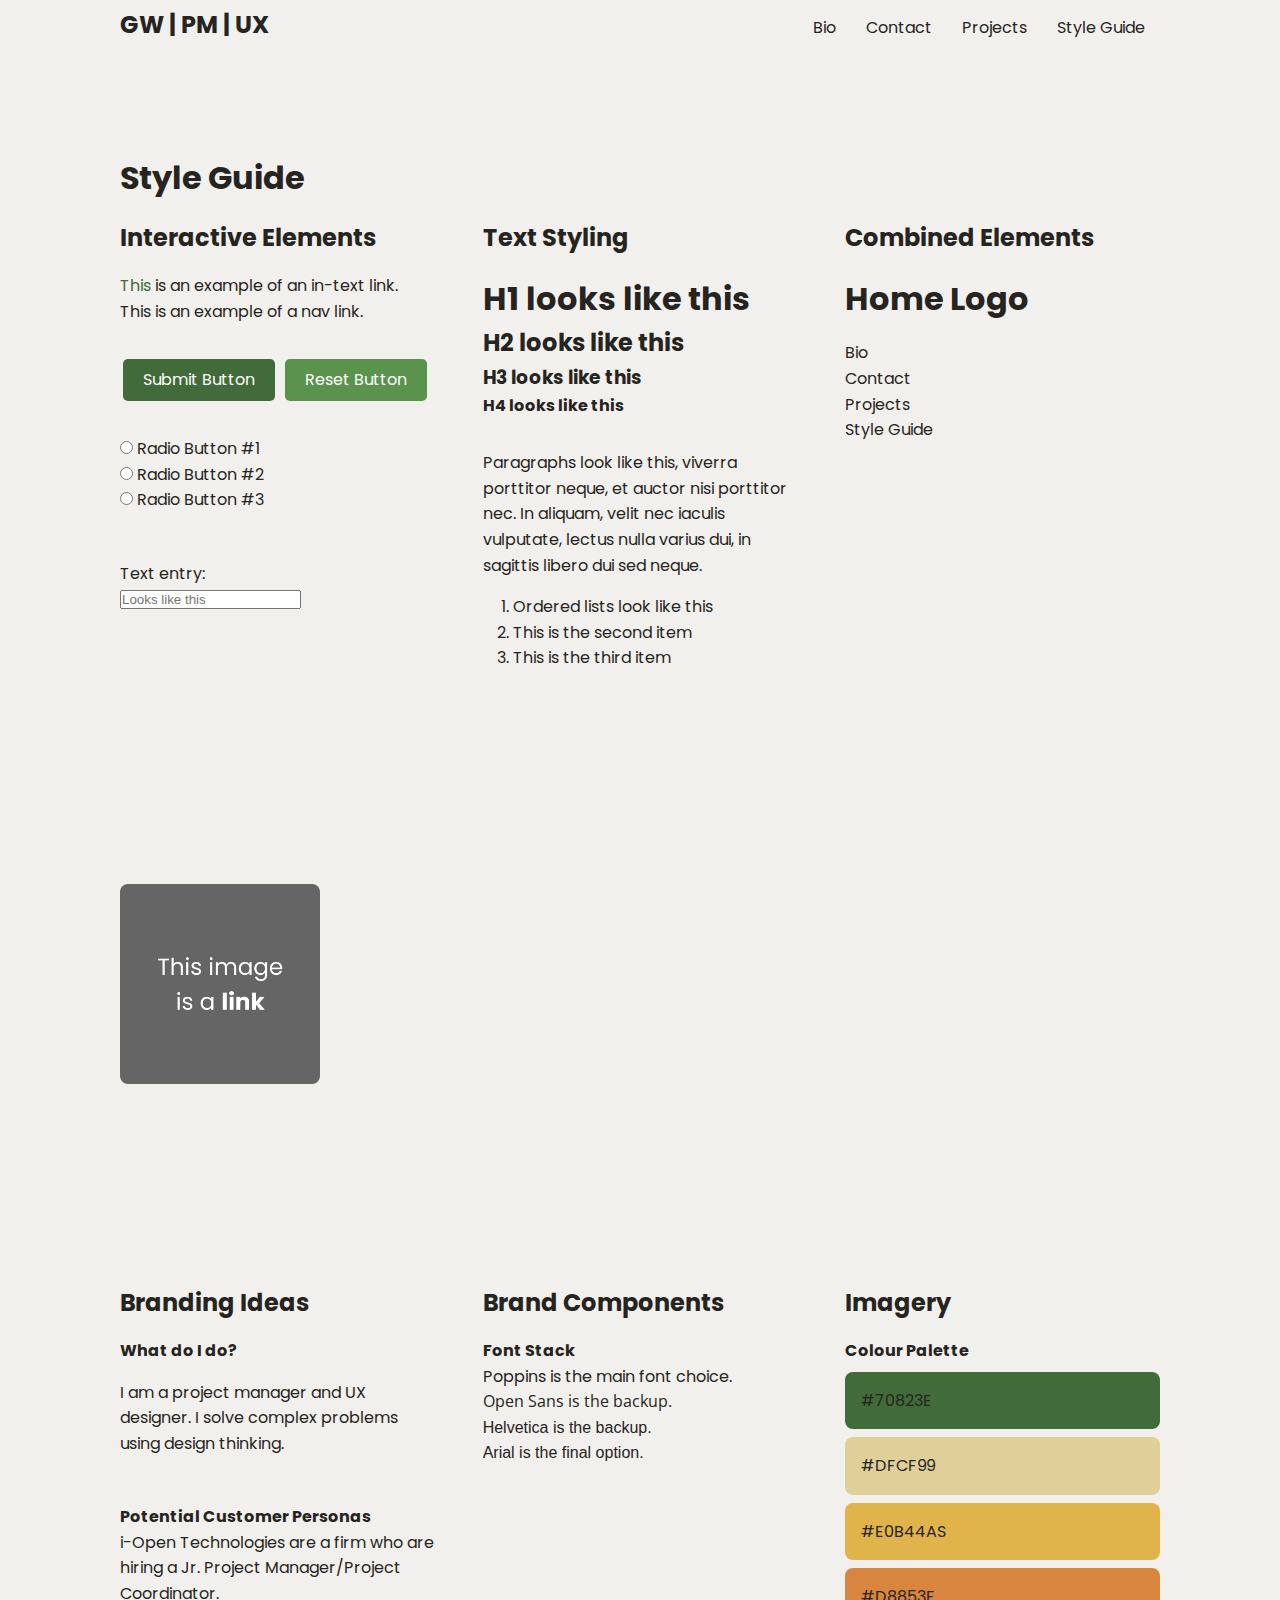
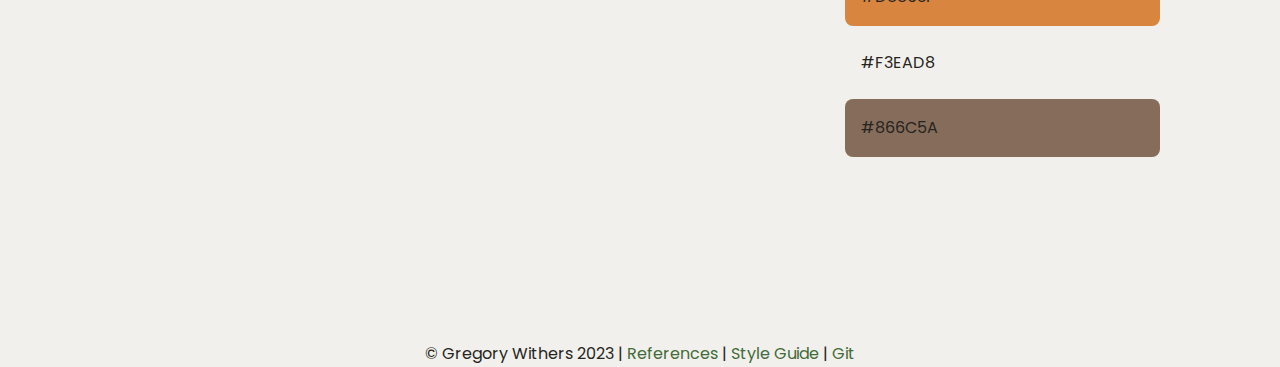
<file: styleguide.html>
<!DOCTYPE html>
<html lang="en">
<head>
    <meta charset="UTF-8">
    <meta http-equiv="X-UA-Compatible" content="IE=edge">
    <meta name="viewport" content="width=device-width, initial-scale=1.0">

    <link rel="stylesheet" href="/css/style.css">

    <title>Style Guide - GW | PM | UX</title>
</head>
<body>

    <!-- Wrapper for header content -->
    <header class="showcase">

        <!-- Main container class -->
        <div class="container">
            <nav>
                <h1 class="logo">
                    <a href="index.html">GW | PM | UX</a></h1>
                <ul>
                    <li><a href="bio.html">Bio</a></li>
                    <li><a href="contact.html">Contact</a></li>
                    <li><a href="index.html#projects">Projects</a></li>
                    <li><a href="styleguide.html">Style Guide</a></li>
                </ul>
            </nav>
        </div>

        <!-- STICKY HEADER HERE -->
        <div id="sticky-header">
            <div class="container">
                <nav>
                    <h1 class="logo">
                        <a href="index.html">GW | PM | UX</a></h1>
                    <ul>
                        <li><a href="bio.html">Bio</a></li>
                        <li><a href="contact.html">Contact</a></li>
                        <li><a href="index.html#projects">Projects</a></li>
                        <li><a href="styleguide.html">Style Guide</a></li>
                    </ul>
                </nav>
            </div>
        </div>
    </header>

<!-- Tracker div for page scroll -->
<div id="pixel-to-watch"></div>


    <div class="container">
        <h1>Style Guide</h1>
    </div>

    <!-- Grid 1 Here -->
    <div class="container guide-grid">
        <div class="container left">
            <h2>Interactive Elements</h2>

                <!-- Links -->
                <div class="my-1">
                    <div><a href="index.html">This</a> is an example of an in-text link.</div>
                    <div class="example-nav"><a href="index.html">This</a> is an example of a nav link.</div>
                </div>

                <!-- Submit/Reset Buttons -->
                <div class="my-1">
                    <div class="btn-primary">Submit Button</div>
                    <div class="btn-secondary">Reset Button</div>
                </div>

                <!-- Radio Buttons -->
                <div class="my-1">
                    <form class="radio-btn-list" action="#">
                        <!-- Radio button 1 -->
                        <div class="radio-group">
                            <input type="radio" id="radio-1" name="radio_button" value="1">
                            <label for="radio-1">Radio Button #1</label>
                        </div>
                        <!-- Radio button 2 -->
                        <div class="radio-group">
                            <input type="radio" id="radio-2" name="radio_button" value="1">
                            <label for="radio-2">Radio Button #2</label>
                        </div>
                        <!-- Radio button 3 -->
                        <div class="radio-group">
                            <input type="radio" id="radio-3" name="radio_button" value="1">
                            <label for="radio-3">Radio Button #3</label>
                        </div>
                    </form>
                </div>

                <!-- Text Inputs -->
                <div class="my-1">
                    <form class="text-entry" action="#">
                        <label for="label">Text entry:</label>
                        <input type="text" id="user-text-entry" name="field" placeholder="Looks like this">
                    </form>    
                </div>

                <!-- Image as a link -->
                <div class="my-1">
                    <div class="image-link-box">
                        <a href="#"><img src="img/image-link.png" class="img-link"></a>
                    </div>
                </div>
        </div>

        <div class="container middle">
            <h2>Text Styling</h2>
                <div class="my-1">
                    <h1>H1 looks like this</h1>
                    <h2>H2 looks like this</h2>
                    <h3>H3 looks like this</h3>
                    <h4>H4 looks like this</h4>
                </div>
                <p class="my-1">
                    Paragraphs look like this, viverra porttitor neque, et auctor nisi porttitor nec. In aliquam, velit nec iaculis vulputate, lectus nulla varius dui, in sagittis libero dui sed neque. 
                </p>
                <div class="container">
                    <ol class="example-list">
                        <li>Ordered lists look like this</li>
                        <li>This is the second item</li>
                        <li>This is the third item</li>
                    </ol>
                </div>
        </div>

        <div class="container right">
            <h2>Combined Elements</h2>
                <div class="example-showcase">
                    <nav>
                        <h1 class="logo">
                            <a href="index.html">Home Logo</a></h1>
                        <ul>
                            <li><a href="bio.html">Bio</a></li>
                            <li><a href="contact.html">Contact</a></li>
                            <li><a href="index.html">Projects</a></li>
                            <li><a href="styleguide.html">Style Guide</a></li>
                        </ul>
                    </nav>
                </div>
        </div>
    </div>


    <!-- Grid 2 Here -->
    <div class="container guide-grid">
        <div class="container left">
            <h2>Branding Ideas</h2>
            <div class="my-1">
                <h4>What do I do?</h4>
                <p>I am a project manager and UX designer. I solve complex problems using design thinking.</p>
            </div>
            <div class="my-1">
                <h4>Potential Customer Personas</h4>
                <div class="personas">
                    <ul>
                        <li>i-Open Technologies are a firm who are hiring a Jr. Project Manager/Project Coordinator. </li>

                    </ul>
                </div>
            </div>

        </div>

        <div class="container middle">
            <h2>Brand Components</h2>
            <div class="my-1">
                <div class="font-box">
                    <h4>Font Stack</h4>
                        <div class="example-font-1">Poppins is the main font choice.</div>
                        <div class="example-font-2">Open Sans is the backup.</div>
                        <div class="example-font-3">Helvetica is the backup.</div>
                        <div class="example-font-4">Arial is the final option.</div>
                </div>
            </div>
        </div>

        <div class="container right">
            <h2>Imagery</h2>
            <div class="my-1">
                <h4>Colour Palette</h4>
                <div class="colour-palette-box">
                    <div class="example-colour-1">#70823E</div>
                    <div class="example-colour-2">#DFCF99</div>
                    <div class="example-colour-3">#E0B44AS</div>
                    <div class="example-colour-4">#D8853F</div>
                    <div class="example-colour-5">#F3EAD8</div>
                    <div class="example-colour-6">#866C5A</div>
                </div>
            </div>




        </div>

        
    </div>



    
    <!-- Footer Content Here -->
    <!-- Footer Content Here -->
    <footer class="container footer">
        <div>
            &#169; Gregory Withers 2023 | <a href="citations.html">References</a> | <a href="styleguide.html">Style Guide</a> | <a href="https://github.com/electricBeard/portfolio">Git</a>
        </div>
    </footer>


<!-- JS HERE -->
<script src="/js/observer.js"></script>

</body>
</html>
</file>
<file: css/style.css>
@import"https://fonts.googleapis.com/css2?family=Poppins:wght@100;300;400;700;900&display=swap";@import"https://fonts.googleapis.com/css2?family=Open+Sans:wght@300;400;700&display=swap";*{box-sizing:border-box;margin:0;padding:0}body{background-color:#f1f0ec;font-family:Poppins,Open Sans,Helvetica,Arial,sans-serif;line-height:1.6;color:#262421}img{border-radius:8px;height:30rem;-o-object-fit:cover;object-fit:cover;-o-object-position:top;object-position:top;max-width:100%}a{background:linear-gradient(#416B38 0 0) bottom left/var(--underline-width, 0%) .1em no-repeat;color:#416b38;text-decoration:none;transition:background-size .5s}a:hover{--underline-width: 100%}p{max-width:38rem}#projects{padding-top:100px;margin-top:-100px}#project1{padding-top:100px;margin-top:-100px}#project2{padding-top:100px;margin-top:-100px}.showcase{background-color:#f1f0ec;color:#262421;margin-bottom:6rem}.showcase nav{display:flex;align-items:center;justify-content:space-between}.showcase nav a{text-decoration:none;color:#262421;transition:color .25s}.showcase nav a:hover{color:#416b38}.showcase nav a:hover{--underline-width: 0}.showcase nav ul{display:flex;list-style:none}.showcase nav li{padding:15px}.showcase nav .logo{font-family:Poppins,Open Sans,Helvetica,Arial,sans-serif;font-weight:bold;font-size:1.5rem;line-height:1.2;margin-bottom:.25rem}.showcase .hero{padding-right:1.5rem;margin-right:5rem}.showcase .hero-image{height:300px;width:300px}.showcase-content{height:100vh;display:flex;align-items:center;justify-content:center;padding-bottom:7rem}.showcase-content img{width:50%}#sticky-header{position:fixed;top:0;left:0;width:100%;box-shadow:0 0 50px rgba(0,0,0,.1);z-index:1;background-color:#f1f0ec;color:#262421}#sticky-header nav{display:flex;align-items:center;justify-content:space-between}#sticky-header nav a{text-decoration:none;color:#262421;transition:color .25s}#sticky-header nav a:hover{color:#416b38}#sticky-header nav ul{display:flex;list-style:none}#sticky-header nav li{padding:15px}.guide-grid{display:grid;grid-template-columns:1fr 1fr 1fr;-moz-column-gap:3rem;column-gap:3rem}.guide-grid .column,.guide-grid .right,.guide-grid .middle,.guide-grid .left{width:100%;display:flex;flex-direction:column;justify-content:flex-start;margin-top:1rem;margin-bottom:10rem;padding:0}.guide-grid .column p,.guide-grid .right p,.guide-grid .middle p,.guide-grid .left p{margin:1rem 0}.guide-grid .column .container,.guide-grid .right .container,.guide-grid .middle .container,.guide-grid .left .container{margin:0}.guide-grid .example-showcase{background-color:#f1f0ec;color:#262421;display:flex;flex-direction:column;height:40%}.guide-grid .example-showcase .logo{margin-top:1rem;margin-bottom:1rem}.guide-grid .example-showcase nav{display:flex;flex-direction:column;align-items:start;justify-content:space-between}.guide-grid .example-showcase nav a{text-decoration:none;color:#262421;transition:color .25s}.guide-grid .example-showcase nav a:hover{color:#416b38}.guide-grid .example-showcase nav ul{display:flex;flex-direction:column;align-items:start;list-style:none}.guide-grid .example-showcase nav li{padding:0}.font-box{display:flex;flex-direction:column;align-items:start;justify-self:flex-start}.example-font-1{font-family:Poppins}.example-font-2{font-family:Open Sans}.example-font-3{font-family:Helvetica}.example-font-4{font-family:Arial}.example-colour-0,.example-colour-6,.example-colour-5,.example-colour-4,.example-colour-3,.example-colour-2,.example-colour-1{background-color:gray;border-radius:8px;padding:1rem;margin:.5rem 0}.example-colour-1{background-color:#416b38}.example-colour-2{background-color:#dfcf99}.example-colour-3{background-color:#e0b44a}.example-colour-4{background-color:#d8853f}.example-colour-5{background-color:#f1f0ec}.example-colour-6{background-color:#866c5a}.example-list{padding:0;margin-left:0;display:flex;flex-direction:column;justify-content:left;align-items:start}.example-nav a{text-decoration:none;color:#262421;transition:color .25s}.example-nav a:hover{color:#416b38}.example-nav:hover{--underline-width: 0}.example-h1{font-family:Poppins,Open Sans,Helvetica,Arial,sans-serif;font-weight:bold;font-size:2rem;line-height:1.2;margin-bottom:.25rem}.example-logo{font-family:Poppins,Open Sans,Helvetica,Arial,sans-serif;font-weight:bold;font-size:1.5rem;line-height:1.2;margin-bottom:.25rem}.bio-grid{display:grid;grid-template-columns:2fr 1fr}.project-grid{display:grid;grid-template-columns:1fr 1fr;-moz-column-gap:2rem;column-gap:2rem;margin-bottom:10rem}.project-grid .column,.project-grid .guide-grid .left,.guide-grid .project-grid .left,.project-grid .guide-grid .middle,.guide-grid .project-grid .middle,.project-grid .guide-grid .right,.guide-grid .project-grid .right{display:flex;flex-direction:column;justify-content:center;align-items:center;margin-bottom:3rem}.project-title{text-align:center;margin-bottom:1rem}.project-flow{display:flex;flex-direction:column;margin-bottom:6rem}.project-flow .flow-row{display:grid;grid-template-columns:1fr 1fr;-moz-column-gap:2rem;column-gap:2rem;margin-bottom:2rem;align-items:center}.project-flow .flow-row h4{position:relative;bottom:-1rem}.thumb{justify-content:center;max-width:450px;transition:transform .5s}.thumb:hover{transform:scale(0.95);--underline-width: 0}.thumb-link:hover{--underline-width: 0}.slideshow-container{max-width:1000px;position:relative;margin:auto}.mySlides1,.mySlides2,.mySlides3,.mySlides4,.mySlides5,.mySlides6,.mySlides7,.mySlides8{display:none}.prev,.next{cursor:pointer;position:absolute;top:50%;width:auto;margin-top:-22px;padding:16px;color:#fff;font-size:2rem;font-weight:bold;transition:.6s ease;border-radius:0 3px 3px 0;-webkit-user-select:none;-moz-user-select:none;user-select:none}.next{right:0;border-radius:3px 0 0 3px}.prev:hover,.next:hover{background-color:#f1f1f1;color:#000;--underline-width: 0}.text{color:#f2f2f2;padding:8px 12px;position:absolute;bottom:8px;width:100%;text-align:center}.bio-box{margin-bottom:5rem}.bio-box ul{margin-left:2rem;margin-bottom:2rem}.video-box{display:flex;flex-direction:column;position:relative;overflow:hidden;width:100%;padding-top:56.25%;margin-bottom:5rem}iframe{position:absolute;top:0;left:0;bottom:0;right:0;width:100%;height:100%}.social-links{display:flex;flex-direction:column;justify-content:space-around;align-items:center;height:250px}.modal{display:flex;flex-direction:column;justify-content:center;gap:.4rem;max-width:400px;padding:1.3rem;min-height:250px;position:absolute;left:50%;top:55%;transform:translate(-50%, -50%);z-index:2;background-color:#f1f0ec;border-radius:15px}.modal .flex{display:flex;align-items:center;justify-content:space-between}.modal input{padding:.7rem 1rem;border:1px solid #ddd;border-radius:5px;font-size:.9em}.modal p{margin:1rem 0}button{background-color:#416b38;color:#fff;border:none}.btn-ok{display:inline-block;padding:.8rem 1.4rem;font-weight:400;background-color:#416b38;color:#fff;border-radius:5px;text-align:center;font-size:1em}.btn-close{background-color:#e0b44a}.overlay{position:fixed;top:0;bottom:0;left:0;right:0;width:100%;height:100%;background:rgba(0,0,0,.5);-webkit-backdrop-filter:blur(3px);backdrop-filter:blur(3px);z-index:1}.hidden{display:none}.container{max-width:1100px;padding:0 30px;margin:0 auto;overflow:auto}.container .contact-info{display:flex;flex-direction:column;justify-content:space-between;align-items:center}textarea{width:100%;padding:20px 20px}.text-entry{width:75%;margin-top:1rem;margin-bottom:15rem}footer{text-align:center}#pixel-to-watch{position:absolute;width:1px;height:1px;top:100px;left:0}.references{margin-bottom:5rem}.m-1{margin:1rem}.my-1{margin:1rem 0}.p-1{padding:1rem}.py-1{padding:1rem 0}.m-2{margin:2rem}.my-2{margin:2rem 0}.p-2{padding:2rem}.py-2{padding:2rem 0}.m-3{margin:3rem}.my-3{margin:3rem 0}.p-3{padding:3rem}.py-3{padding:3rem 0}.m-4{margin:4rem}.my-4{margin:4rem 0}.p-4{padding:4rem}.py-4{padding:4rem 0}.m-5{margin:5rem}.my-5{margin:5rem 0}.p-5{padding:5rem}.py-5{padding:5rem 0}.btn-tertiary,.btn-secondary,.btn-primary,button{display:inline-block;font-family:Poppins,Open Sans,Helvetica,Arial,sans-serif;border-radius:5px;padding:8px 20px;margin:3px;max-width:500px;transition:transform .5s}.btn-tertiary:hover,.btn-secondary:hover,.btn-primary:hover,button:hover{transform:scale(0.95);cursor:pointer;--underline-width: 0}.btn-primary{background-color:#416b38;color:#fff}.btn-secondary{background-color:#59934d;color:#fff}.btn-tertiary{background-color:#7bb46f;color:#fff}.btn-stack{display:flex;flex-direction:row;justify-content:flex-start;align-items:start}.button-box{max-width:75%}.img-link{-o-object-fit:cover;object-fit:cover;max-width:200px;max-height:200px;transition:transform .5s}.img-link:hover{transform:scale(0.95);--underline-width: 0}@media(max-width: 500px){.thumb{max-width:100%}.contact-title{display:flex;justify-content:center;align-items:center;min-width:300px}}@media(max-width: 700px){.showcase .logo{white-space:nowrap}.showcase nav{display:flex;flex-direction:column}.showcase .hero{padding-left:0;padding-right:0;margin-left:0;margin-right:0}.showcase .hero .myRole{margin-top:1rem}.showcase .btn-stack{margin-top:4rem}.showcase-content{text-align:center}.showcase-content img{display:none}.btn-stack{display:flex;flex-direction:column;justify-content:space-evenly;align-items:center}.btn-primary,.btn-secondary,.btn-tertiary{width:100%}.guide-grid{display:grid;grid-template-columns:1fr}.social-links{flex-direction:column;justify-content:space-around;align-items:center;height:250px}}@media(max-width: 800px){.project-flow{display:flex;flex-direction:column;margin-bottom:6rem}.project-flow .flow-row{display:grid;grid-template-columns:1fr;-moz-column-gap:2rem;column-gap:2rem;margin-bottom:2rem}.bio-grid{display:grid;grid-template-columns:1fr}.hero-image{display:none}}@media(max-width: 950px){.project-grid{display:flex;flex-direction:column}}/*# sourceMappingURL=style.css.map */
</file>
